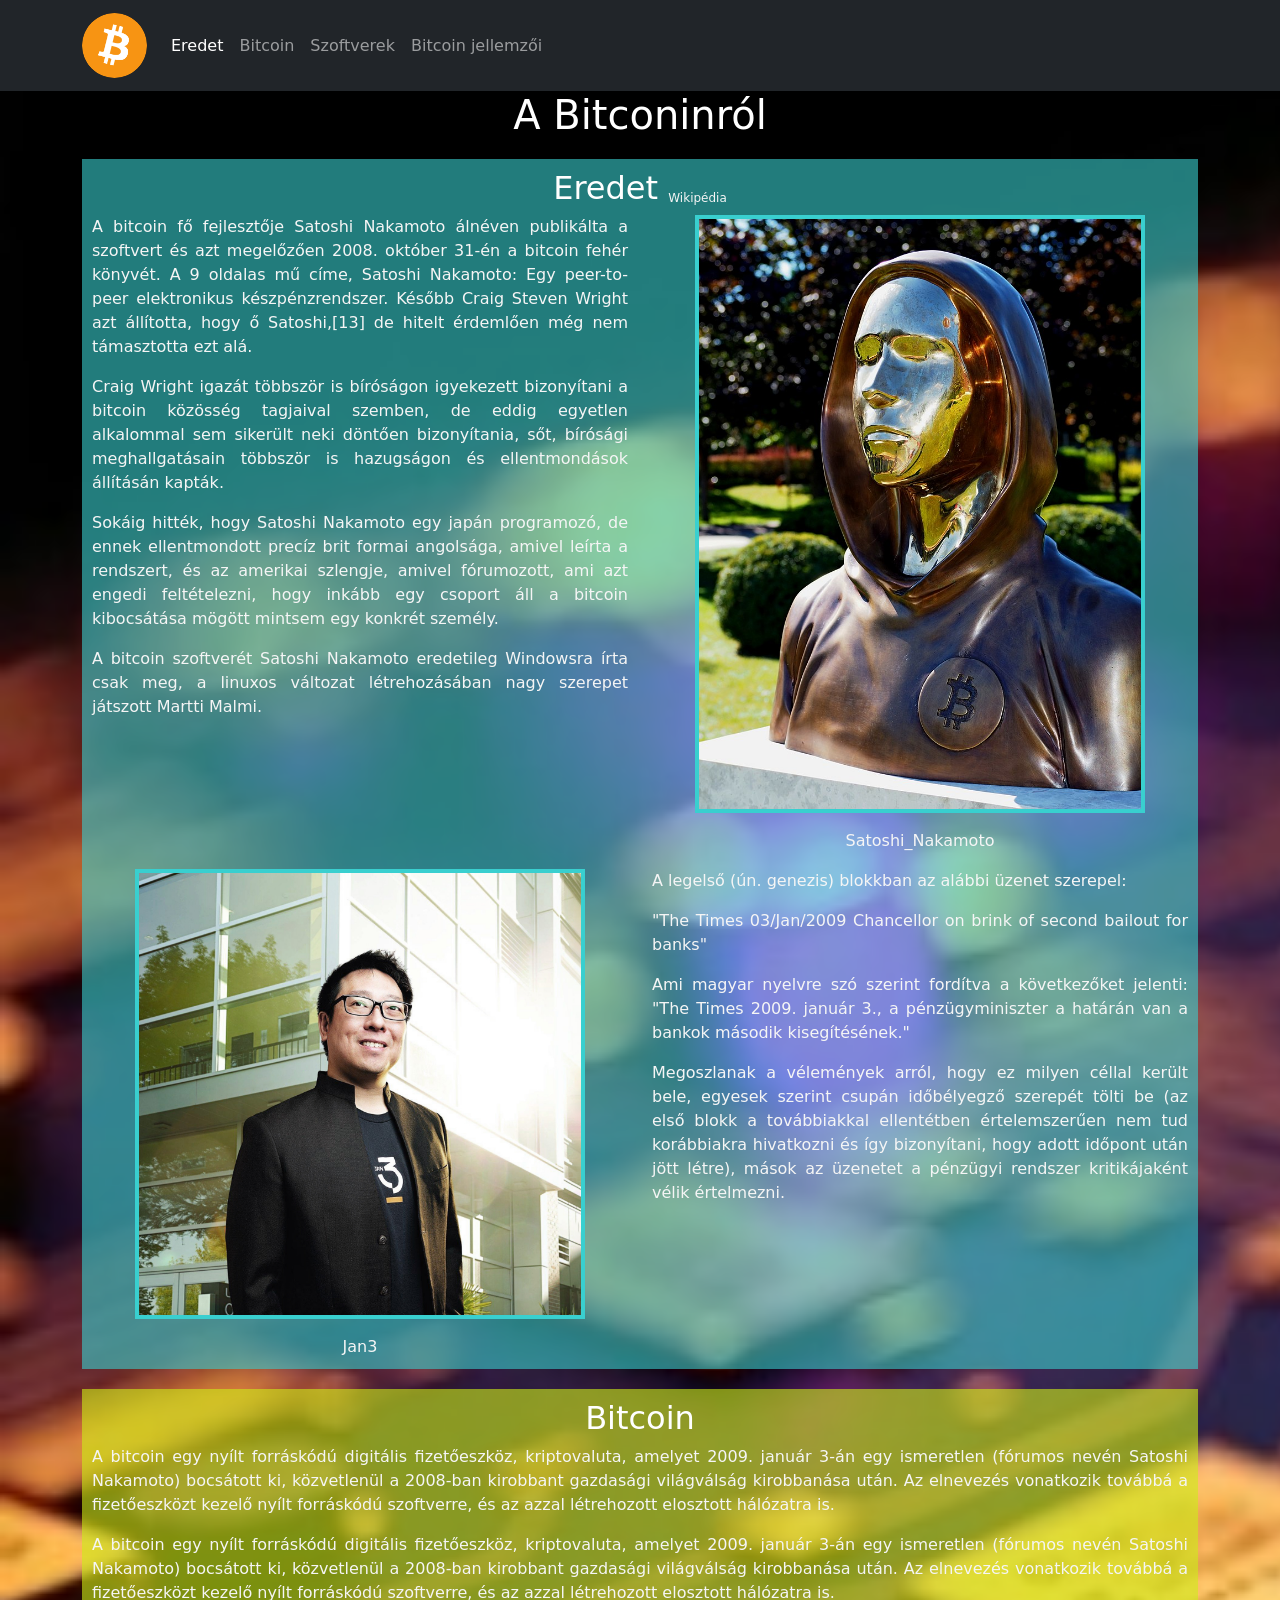
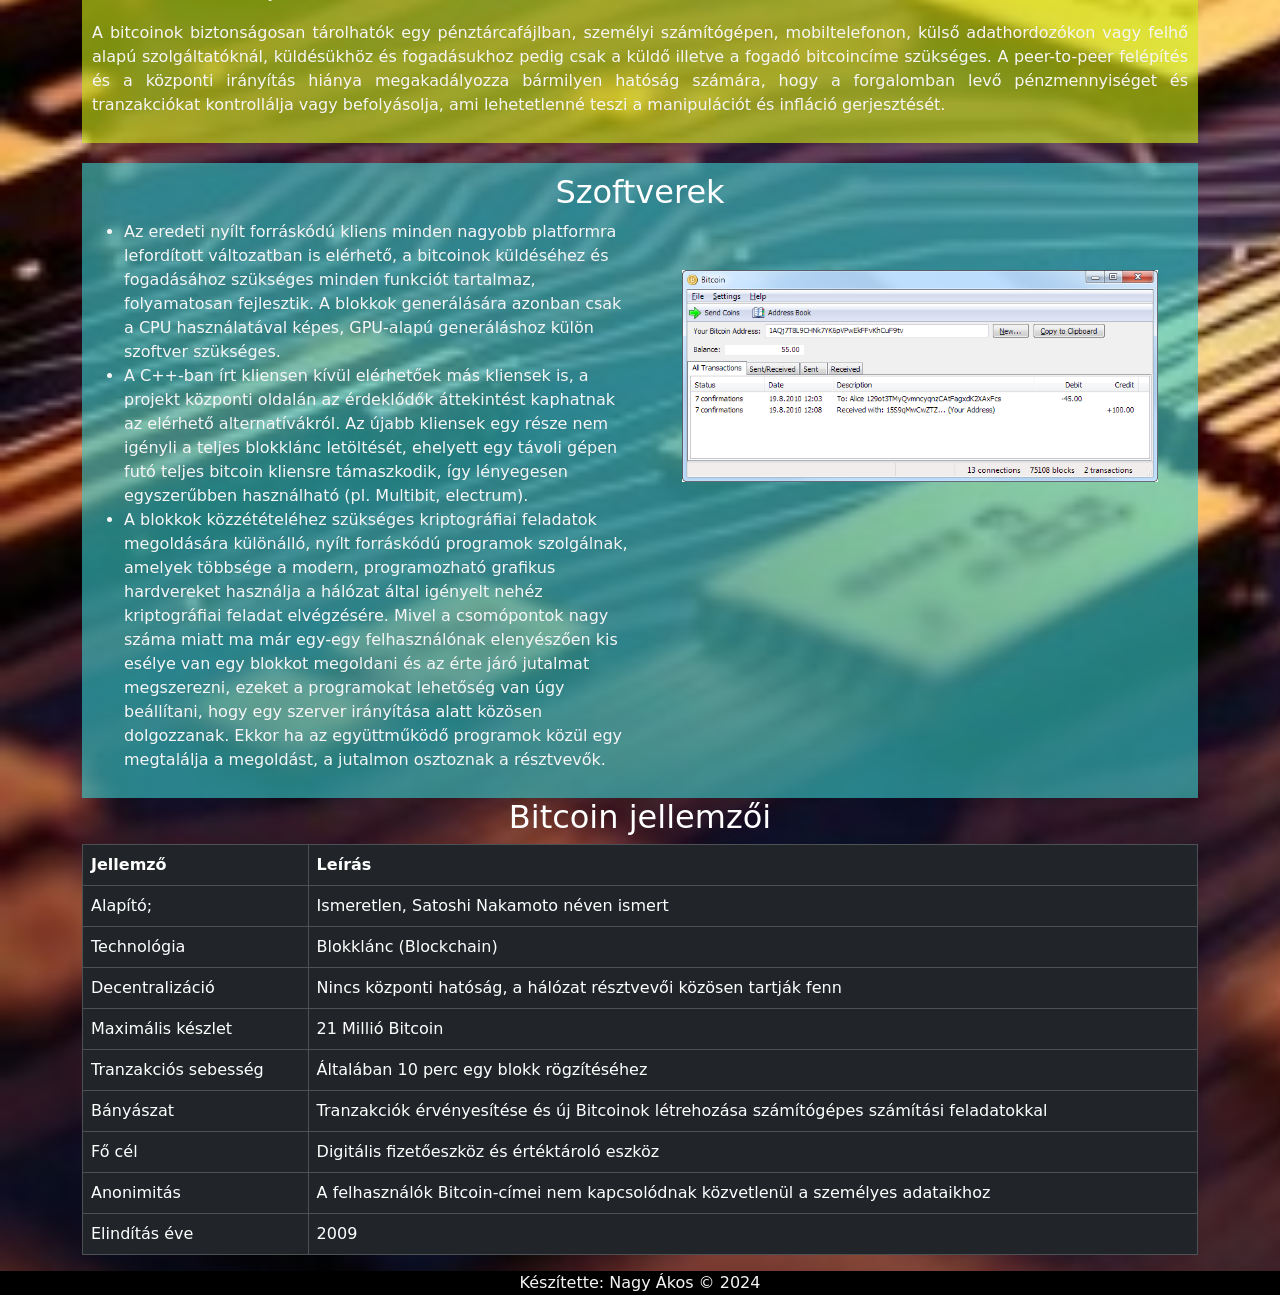
<file: Vizsga_html/Bitcoin_Nagy_Ákos/index.html>
<!doctype html>
<html lang="hu">
  <head>
    <meta charset="utf-8">
    <meta name="viewport" content="width=device-width, initial-scale=1">
    <title>Bitcoin</title>
    <link href="https://cdn.jsdelivr.net/npm/bootstrap@5.3.3/dist/css/bootstrap.min.css" rel="stylesheet" integrity="sha384-QWTKZyjpPEjISv5WaRU9OFeRpok6YctnYmDr5pNlyT2bRjXh0JMhjY6hW+ALEwIH" crossorigin="anonymous">
    <link rel="stylesheet" href="style.css">
  </head>
  <header>
    <nav class="navbar navbar-expand-lg navbar-dark bg-dark">
        <div class="container">
          <a class="navbar-brand" href="#"><img src="kepek/bitcoin.png" style="width: 65px; border-radius: 40px;" alt=""></a>
          <button class="navbar-toggler" type="button" data-bs-toggle="collapse" data-bs-target="#navbarSupportedContent" aria-controls="navbarSupportedContent" aria-expanded="false" aria-label="Toggle navigation">
            <span class="navbar-toggler-icon"></span>
          </button>
          <div class="collapse navbar-collapse" id="navbarSupportedContent">
            <ul class="navbar-nav me-auto mb-2 mb-lg-0">
              <li class="nav-item">
                <a class="nav-link active" aria-current="page" href="#erdet">Eredet</a>
              </li>
              <li class="nav-item">
                <a class="nav-link" href="#bitcoin" target="_blank">Bitcoin</a>
              </li>
              <li class="nav-item">
                <a class="nav-link" href="#szoftverek">Szoftverek</a>
              </li>
              <li class="nav-item">
                <a class="nav-link" href="#jellemzo">Bitcoin jellemzői</a>
              </li>
          </div>
        </div>
      </nav>
  </header>
  <body>
    <h1 id="eredet">A Bitconinról</h1>
    <div class="container">
        <section class="reszek">
            <div class="row">
                <h2>Eredet <a class="wiki" href="https://hu.wikipedia.org/wiki/Bitcoin"><sub>Wikipédia</sub></a></h2>
                <div class="col">
                    <p>A bitcoin fő fejlesztője Satoshi Nakamoto álnéven publikálta a szoftvert és azt megelőzően 2008. október 31-én a bitcoin fehér könyvét. A 9 oldalas mű címe, Satoshi Nakamoto: Egy peer-to-peer elektronikus készpénzrendszer. Később Craig Steven Wright azt állította, hogy ő Satoshi,[13] de hitelt érdemlően még nem támasztotta ezt alá.</p>
                    <p>Craig Wright igazát többször is bíróságon igyekezett bizonyítani a bitcoin közösség tagjaival szemben, de eddig egyetlen alkalommal sem sikerült neki döntően bizonyítania, sőt, bírósági meghallgatásain többször is hazugságon és ellentmondások állításán kapták.</p>
                    <p>Sokáig hitték, hogy Satoshi Nakamoto egy japán programozó, de ennek ellentmondott precíz brit formai angolsága, amivel leírta a rendszert, és az amerikai szlengje, amivel fórumozott, ami azt engedi feltételezni, hogy inkább egy csoport áll a bitcoin kibocsátása mögött mintsem egy konkrét személy.</p>
                    <p>A bitcoin szoftverét Satoshi Nakamoto eredetileg Windowsra írta csak meg, a linuxos változat létrehozásában nagy szerepet játszott Martti Malmi.</p>
                </div>
                <div class="col text-center">
                    <figure>
                        <img class="kep" src="kepek/Satoshi_Nakamoto.jpg" alt="">
                    </figure>
                    <figcaption class="mb-3">
                        Satoshi_Nakamoto
                    </figcaption>
                </div>
            </div>
            <div class="row">
                <div class="col text-center">
                    <figure>
                        <img class="kep" src="kepek/jan3.jpg" alt="">
                    </figure>
                    <figcaption>
                        Jan3
                    </figcaption>
                </div>
                <div class="col">
                    <p>A legelső (ún. genezis) blokkban az alábbi üzenet szerepel:</p>
                    <p>"The Times 03/Jan/2009 Chancellor on brink of second bailout for banks"</p>
                    <p>Ami magyar nyelvre szó szerint fordítva a következőket jelenti: "The Times 2009. január 3., a pénzügyminiszter a határán van a bankok második kisegítésének."</p>
                    <p>Megoszlanak a vélemények arról, hogy ez milyen céllal került bele, egyesek szerint csupán időbélyegző szerepét tölti be (az első blokk a továbbiakkal ellentétben értelemszerűen nem tud korábbiakra hivatkozni és így bizonyítani, hogy adott időpont után jött létre), mások az üzenetet a pénzügyi rendszer kritikájaként vélik értelmezni.</p>
                    </div>
                </div>
        </section>

        <section id="bitcoin" class="miaz">
            <div class="row">
                <h2>Bitcoin</h2>
                <div class="col">
                    <p>A bitcoin egy nyílt forráskódú digitális fizetőeszköz, kriptovaluta, amelyet 2009. január 3-án egy ismeretlen (fórumos nevén Satoshi Nakamoto) bocsátott ki, közvetlenül a 2008-ban kirobbant gazdasági világválság kirobbanása után. Az elnevezés vonatkozik továbbá a fizetőeszközt kezelő nyílt forráskódú szoftverre, és az azzal létrehozott elosztott hálózatra is.</p>
                    <p>A bitcoin egy nyílt forráskódú digitális fizetőeszköz, kriptovaluta, amelyet 2009. január 3-án egy ismeretlen (fórumos nevén Satoshi Nakamoto) bocsátott ki, közvetlenül a 2008-ban kirobbant gazdasági világválság kirobbanása után. Az elnevezés vonatkozik továbbá a fizetőeszközt kezelő nyílt forráskódú szoftverre, és az azzal létrehozott elosztott hálózatra is.</p>
                    <p>A bitcoinok biztonságosan tárolhatók egy pénztárcafájlban, személyi számítógépen, mobiltelefonon, külső adathordozókon vagy felhő alapú szolgáltatóknál, küldésükhöz és fogadásukhoz pedig csak a küldő illetve a fogadó bitcoincíme szükséges. A peer-to-peer felépítés és a központi irányítás hiánya megakadályozza bármilyen hatóság számára, hogy a forgalomban levő pénzmennyiséget és tranzakciókat kontrollálja vagy befolyásolja, ami lehetetlenné teszi a manipulációt és infláció gerjesztését.</p>
                </div>
            </div>
        </section>

        <section id="szoftverek" class="reszek">
            <div class="row">
                <h2>Szoftverek</h2>
                <div class="col">
                    <ul>
                        <li>Az eredeti nyílt forráskódú kliens minden nagyobb platformra lefordított változatban is elérhető, a bitcoinok küldéséhez és fogadásához szükséges minden funkciót tartalmaz, folyamatosan fejlesztik. A blokkok generálására azonban csak a CPU használatával képes, GPU-alapú generáláshoz külön szoftver szükséges.</li>
                        <li>A C++-ban írt kliensen kívül elérhetőek más kliensek is, a projekt központi oldalán az érdeklődők áttekintést kaphatnak az elérhető alternatívákról. Az újabb kliensek egy része nem igényli a teljes blokklánc letöltését, ehelyett egy távoli gépen futó teljes bitcoin kliensre támaszkodik, így lényegesen egyszerűbben használható (pl. Multibit, electrum).</li>
                        <li>A blokkok közzétételéhez szükséges kriptográfiai feladatok megoldására különálló, nyílt forráskódú programok szolgálnak, amelyek többsége a modern, programozható grafikus hardvereket használja a hálózat által igényelt nehéz kriptográfiai feladat elvégzésére. Mivel a csomópontok nagy száma miatt ma már egy-egy felhasználónak elenyészően kis esélye van egy blokkot megoldani és az érte járó jutalmat megszerezni, ezeket a programokat lehetőség van úgy beállítani, hogy egy szerver irányítása alatt közösen dolgozzanak. Ekkor ha az együttműködő programok közül egy megtalálja a megoldást, a jutalmon osztoznak a résztvevők.</li>
                    </ul>
                </div>
                <div class="col">
                    <div class="row">
                        <img class="szoftver" src="kepek/Bitcoin_screenshot_windows7.png" alt="">
                    </div>
                </div>
        </section>

    <h2 id="jellemzo">Bitcoin jellemzői</h2>
    <table class="table table-bordered table-dark">
        <thead>
            <tr>
                <th>Jellemző</th>
                <th>Leírás</th>
            </tr>
        </thead>
        <tbody>
            <tr>
                <td>Alapító;</td>
                <td>Ismeretlen, Satoshi Nakamoto néven ismert</td>
            </tr>
            <tr>
                <td>Technológia</td>
                <td>Blokklánc (Blockchain)</td>
            </tr>
            <tr>
                <td>Decentralizáció</td>
                <td>Nincs központi hatóság, a hálózat résztvevői közösen tartják fenn</td>
            </tr>
            <tr>
                <td>Maximális készlet</td>
                <td>21 Millió Bitcoin</td>
            </tr>
            <tr>
                <td>Tranzakciós sebesség</td>
                <td>Általában 10 perc egy blokk rögzítéséhez</td>
            </tr>
            <tr>
                <td>Bányászat</td>
                <td>Tranzakciók érvényesítése és új Bitcoinok létrehozása számítógépes számítási feladatokkal</td>
            </tr>
            <tr>
                <td>Fő cél&nbsp;</td>
                <td>Digitális fizetőeszköz és értéktároló eszköz</td>
            </tr>
            <tr>
                <td>Anonimitás</td>
                <td>A felhasználók Bitcoin-címei nem kapcsolódnak közvetlenül a személyes adataikhoz</td>
            </tr>
            <tr>
                <td>Elindítás éve</td>
                <td>2009</td>
            </tr>
        </tbody>
    </table>


</div>
<footer>
    Készítette: Nagy Ákos &copy; 2024
</footer>
    <script src="https://cdn.jsdelivr.net/npm/bootstrap@5.3.3/dist/js/bootstrap.bundle.min.js" integrity="sha384-YvpcrYf0tY3lHB60NNkmXc5s9fDVZLESaAA55NDzOxhy9GkcIdslK1eN7N6jIeHz" crossorigin="anonymous"></script>
  </body>
</html>
</file>
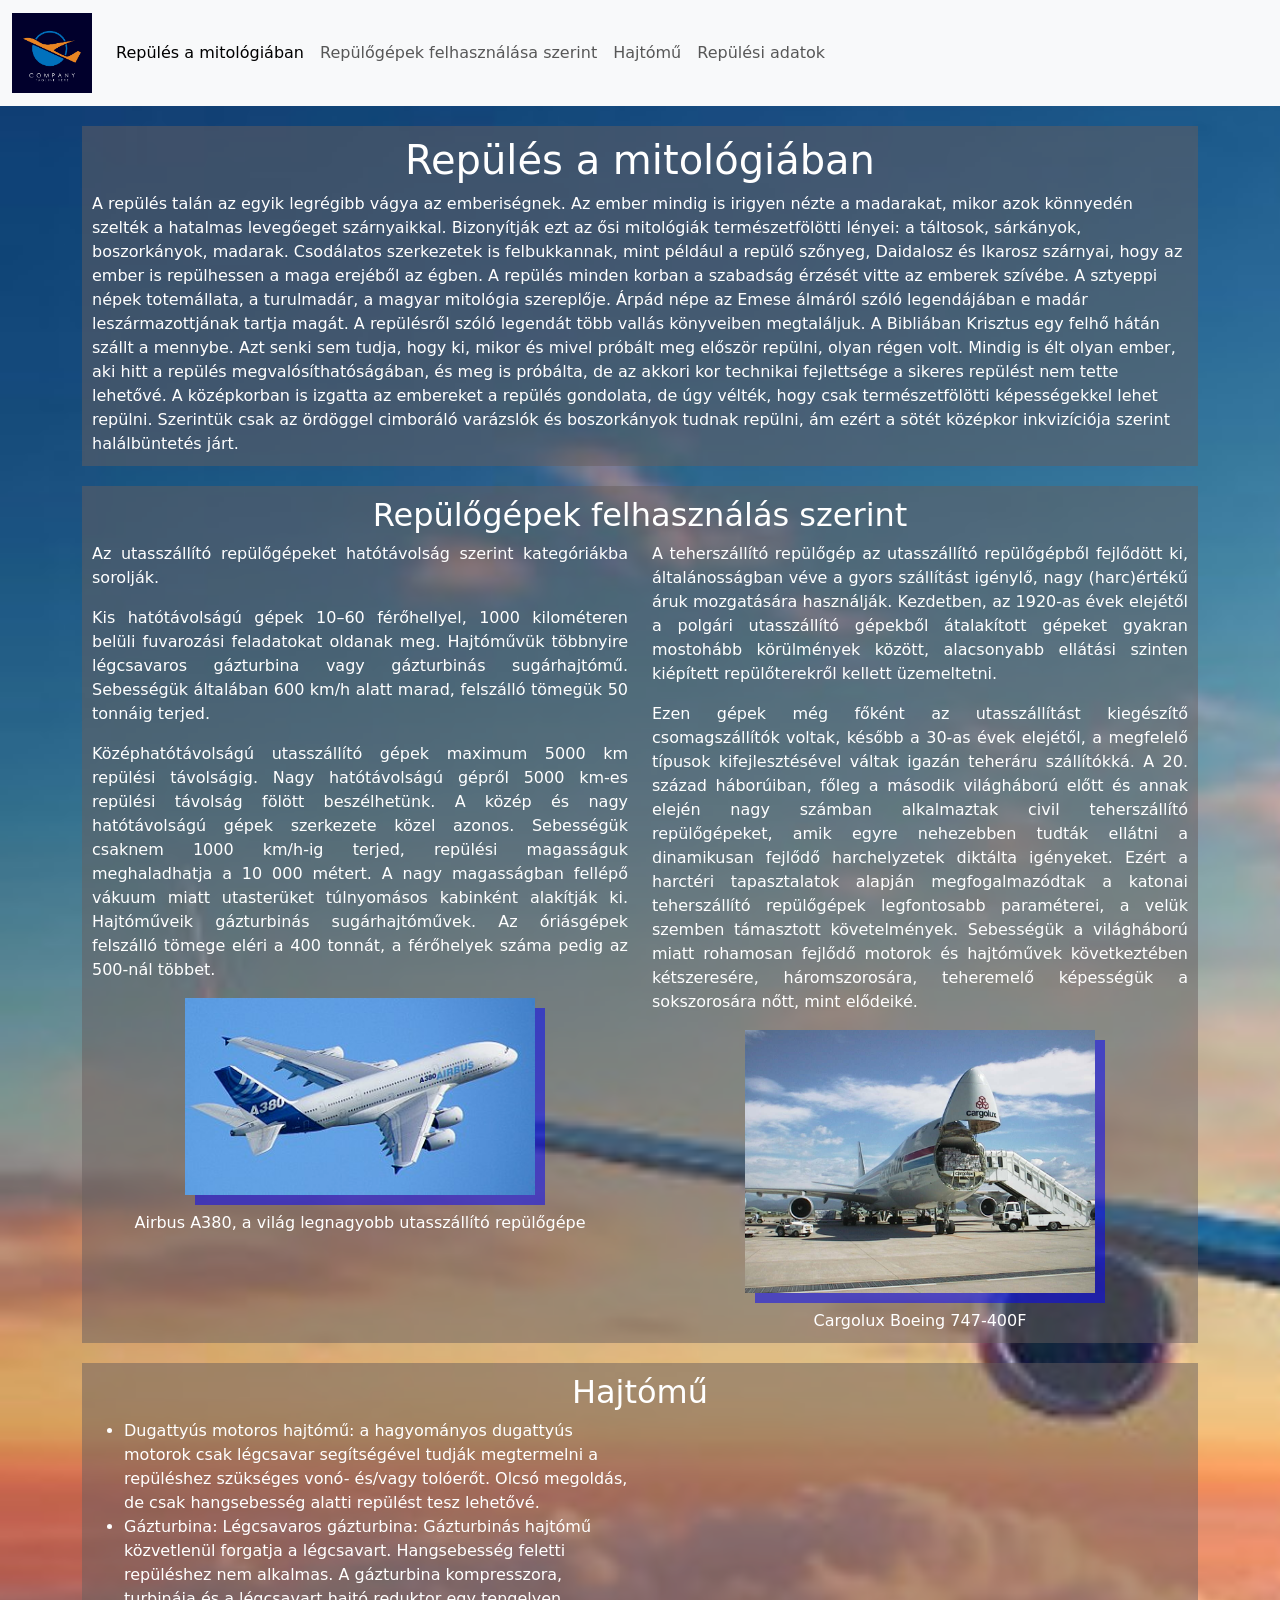
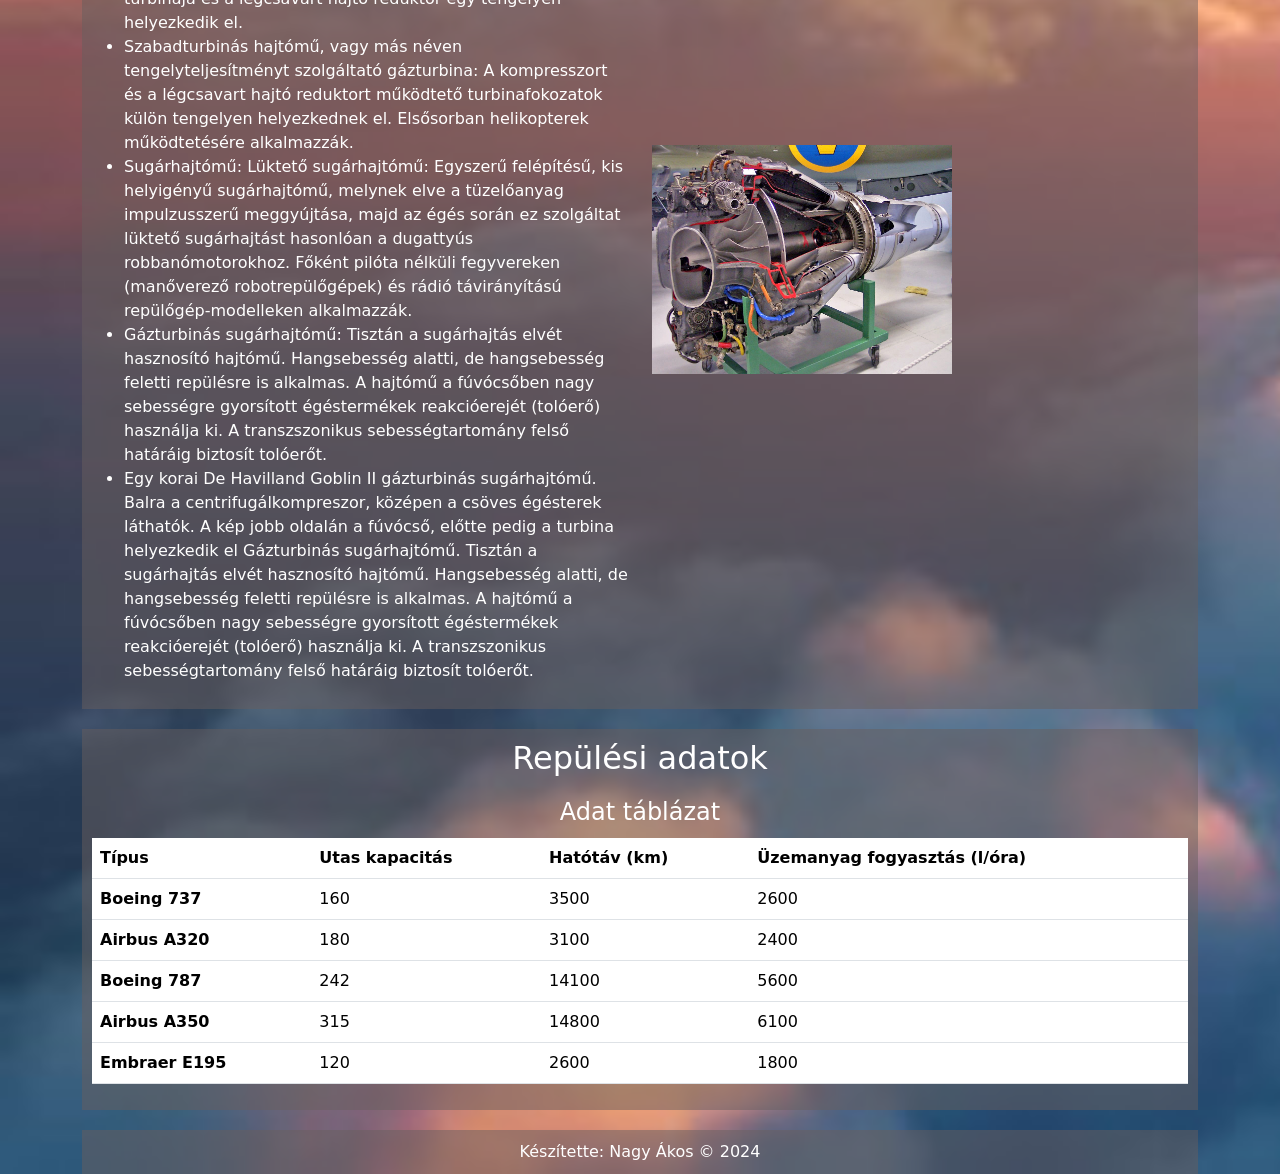
<file: Vizsga_html/Hajtómű_html/index.html>
<!DOCTYPE html>
<html lang="en">
<head>
    <meta charset="UTF-8">
    <meta name="viewport" content="width=device-width, initial-scale=1.0">
    <link href="https://cdn.jsdelivr.net/npm/bootstrap@5.3.3/dist/css/bootstrap.min.css" rel="stylesheet" integrity="sha384-QWTKZyjpPEjISv5WaRU9OFeRpok6YctnYmDr5pNlyT2bRjXh0JMhjY6hW+ALEwIH" crossorigin="anonymous">
    <link rel="stylesheet" href="style.css">
    <title>Repülőgépek</title>
</head>
<body>
    <header>
        <nav class="navbar navbar-expand-lg bg-body-tertiary">
            <div class="container-fluid">
              <a class="navbar-brand" href="#"><img src="kepek/plane.jpg" style="width: 80px;" alt=""></a>
              <button class="navbar-toggler" type="button" data-bs-toggle="collapse" data-bs-target="#navbarNav" aria-controls="navbarNav" aria-expanded="false" aria-label="Toggle navigation">
                <span class="navbar-toggler-icon"></span>
              </button>
              <div class="collapse navbar-collapse" id="navbarNav">
                <ul class="navbar-nav">
                  <li class="nav-item">
                    <a class="nav-link active" aria-current="page" href="#">Repülés a mitológiában</a>
                  </li>
                  <li class="nav-item">
                    <a class="nav-link" href="#">Repülőgépek felhasználása szerint</a>
                  </li>
                  <li class="nav-item">
                    <a class="nav-link" href="#">Hajtómű</a>
                  </li>
                  <li class="nav-item">
                    <a class="nav-link" href="#">Repülési adatok</a>
                  </li>
                </ul>
              </div>
            </div>
          </nav>
    </header>
<div class="container">
  <section>
    <h1>Repülés a mitológiában</h1>
    
    A repülés talán az egyik legrégibb vágya az emberiségnek. Az ember mindig is irigyen nézte a madarakat, mikor azok könnyedén szelték a hatalmas levegőeget szárnyaikkal.
     Bizonyítják ezt az ősi mitológiák természetfölötti lényei: a táltosok, sárkányok, boszorkányok, madarak. 
    Csodálatos szerkezetek is felbukkannak, mint például a repülő szőnyeg, Daidalosz és Ikarosz szárnyai, hogy az ember is repülhessen a maga erejéből az égben.
     A repülés minden korban a szabadság érzését vitte az emberek szívébe.
    
    A sztyeppi népek totemállata, a turulmadár, a magyar mitológia szereplője. Árpád népe az Emese álmáról szóló legendájában e madár leszármazottjának tartja magát.
     A repülésről szóló legendát több vallás könyveiben megtaláljuk. A Bibliában Krisztus egy felhő hátán szállt a mennybe. Azt senki sem tudja, hogy ki,
     mikor és mivel próbált meg először repülni, olyan régen volt. Mindig is élt olyan ember, aki hitt a repülés megvalósíthatóságában, és meg is próbálta, 
    de az akkori kor technikai fejlettsége a sikeres repülést nem tette lehetővé.
    
    A középkorban is izgatta az embereket a repülés gondolata, de úgy vélték, hogy csak természetfölötti képességekkel lehet repülni. 
    Szerintük csak az ördöggel cimboráló varázslók és boszorkányok tudnak repülni, ám ezért a sötét középkor inkvizíciója szerint halálbüntetés járt.
    </section>
    
    <section>
    <h2>Repülőgépek felhasználás szerint</h2>
    
    <div class="row">
        <div class="col">
          <p>Az utasszállító repülőgépeket hatótávolság szerint kategóriákba sorolják.</p>
    
          <p>Kis hatótávolságú gépek 10–60 férőhellyel, 1000 kilométeren belüli fuvarozási feladatokat oldanak meg.
            Hajtóművük többnyire légcsavaros gázturbina vagy gázturbinás sugárhajtómű. 
            Sebességük általában 600 km/h alatt marad, felszálló tömegük 50 tonnáig terjed.</p>
    
            <p>Középhatótávolságú utasszállító gépek maximum 5000 km repülési távolságig.
              Nagy hatótávolságú gépről 5000 km-es repülési távolság fölött beszélhetünk. 
             A közép és nagy hatótávolságú gépek szerkezete közel azonos. Sebességük csaknem 1000 km/h-ig terjed, repülési magasságuk meghaladhatja a 10 000 métert. 
             A nagy magasságban fellépő vákuum miatt utasterüket túlnyomásos kabinként alakítják ki. Hajtóműveik gázturbinás sugárhajtóművek.
              Az óriásgépek felszálló tömege eléri a 400 tonnát, a férőhelyek száma pedig az 500-nál többet.</p>
                 <div class="col">
                  <figure>
                    <img src="kepek/plan1.jpg" id="felhasznalas_kep" alt="">
                 </figure>
                 <figcaption>
                  Airbus A380, a világ legnagyobb utasszállító repülőgépe
                 </figcaption>
                 </div>
    
        </div>
        <div class="col">
            <p>  A teherszállító repülőgép az utasszállító repülőgépből fejlődött ki, általánosságban véve a gyors szállítást igénylő, nagy (harc)értékű áruk mozgatására használják. 
                Kezdetben, az 1920-as évek elejétől a polgári utasszállító gépekből átalakított gépeket gyakran mostohább körülmények között, 
                alacsonyabb ellátási szinten kiépített repülőterekről kellett üzemeltetni.</p>
                
                <p>Ezen gépek még főként az utasszállítást kiegészítő csomagszállítók voltak, később a 30-as évek elejétől, 
                  a megfelelő típusok kifejlesztésével váltak igazán teheráru szállítókká. 
                  A 20. század háborúiban, főleg a második világháború előtt és annak elején nagy számban alkalmaztak civil teherszállító repülőgépeket, 
                  amik egyre nehezebben tudták ellátni a dinamikusan fejlődő harchelyzetek diktálta igényeket. Ezért a harctéri tapasztalatok alapján megfogalmazódtak
                   a katonai teherszállító repülőgépek legfontosabb paraméterei, a velük szemben támasztott követelmények. Sebességük a világháború miatt rohamosan fejlődő motorok és hajtóművek következtében kétszeresére, háromszorosára,
                   teheremelő képességük a sokszorosára nőtt, mint elődeiké.</p>
                 <div class="col">
                  <figure>
                    <img src="kepek/plan2.jpg" id="felhasznalas_kep" alt="">
                 </figure>
                 <figcaption>
                  Cargolux Boeing 747-400F
                 </figcaption>
                 </div>
    
    
        </div>
    </div>
    </section>
    
    <section>
    <h2>Hajtómű</h2>
    <div class="row">
      <div class="col">
        <ul>
          <li>Dugattyús motoros hajtómű: a hagyományos dugattyús motorok csak 
              légcsavar segítségével tudják megtermelni a repüléshez szükséges 
              vonó- és/vagy tolóerőt. Olcsó megoldás, de csak hangsebesség alatti repülést tesz lehetővé.</li>
              <li>Gázturbina:
                  Légcsavaros gázturbina: Gázturbinás hajtómű közvetlenül forgatja a légcsavart. 
                  Hangsebesség feletti repüléshez nem alkalmas. 
                  A gázturbina kompresszora, turbinája és a légcsavart hajtó reduktor egy tengelyen 
                  helyezkedik el.</li>
              <li>Szabadturbinás hajtómű, vagy más néven tengelyteljesítményt szolgáltató gázturbina:
                  A kompresszort és a légcsavart hajtó reduktort működtető turbinafokozatok
                  külön tengelyen helyezkednek el. Elsősorban helikopterek működtetésére alkalmazzák.</li>
              <li>Sugárhajtómű:
                  Lüktető sugárhajtómű: Egyszerű felépítésű, kis helyigényű sugárhajtómű, 
                  melynek elve a tüzelőanyag impulzusszerű meggyújtása, 
                  majd az égés során ez szolgáltat lüktető sugárhajtást 
                  hasonlóan a dugattyús robbanómotorokhoz. 
                  Főként pilóta nélküli fegyvereken (manőverező robotrepülőgépek) 
                  és rádió távirányítású repülőgép-modelleken alkalmazzák.</li>
              <li>Gázturbinás sugárhajtómű:
                  Tisztán a sugárhajtás elvét hasznosító hajtómű. 
                  Hangsebesség alatti, de hangsebesség feletti repülésre is alkalmas. 
                  A hajtómű a fúvócsőben nagy sebességre gyorsított égéstermékek reakcióerejét
                   (tolóerő) használja ki. A transzszonikus sebességtartomány 
                  felső határáig biztosít tolóerőt.</li>
              <li>Egy korai De Havilland Goblin II gázturbinás sugárhajtómű. 
                  Balra a centrifugálkompreszor, középen a csöves égésterek láthatók. 
                  A kép jobb oldalán a fúvócső, előtte pedig a turbina helyezkedik el
                  Gázturbinás sugárhajtómű. Tisztán a sugárhajtás elvét hasznosító hajtómű. 
                  Hangsebesség alatti, de hangsebesség feletti repülésre is alkalmas. 
                  A hajtómű a fúvócsőben nagy sebességre gyorsított égéstermékek reakcióerejét
                   (tolóerő) használja ki. A transzszonikus sebességtartomány 
                  felső határáig biztosít tolóerőt.</li>
          </ul>
      </div>
      <div class="col hajtomu">
        <img src="kepek/hajtomu.jpg" id="hajtomukep" alt="">
      </div>
    </div>

    </section>
    
    <section>
      <h2>Repülési adatok</h2>

      <table class="table">
        <caption class="text-center">Adat táblázat</caption>
        <thead>
          <tr>
            <th scope="col">Típus</th>
            <th scope="col">Utas kapacitás</th>
            <th scope="col">Hatótáv (km)</th>
            <th scope="col">Üzemanyag fogyasztás (l/óra)</th>
          </tr>
        </thead>
        <tbody>
          <tr>
            <th scope="row">Boeing 737</th>
            <td>160</td>
            <td>3500</td>
            <td>2600</td>
          </tr>
          <tr>
            <th scope="row">Airbus A320</th>
            <td>180</td>
            <td>3100</td>
            <td>2400</td>
          </tr>
          <tr>
            <th scope="row">Boeing 787</th>
            <td>242</td>
            <td>14100</td>
            <td>5600</td>
          </tr>
          <tr>
            <th scope="row">Airbus A350</th>
            <td>315</td>
            <td>14800</td>
            <td>6100</td>
          </tr>
          <tr>
            <th scope="row">Embraer E195</th>
            <td>120</td>
            <td>2600</td>
            <td>1800</td>
          </tr>

        </tbody>
      </table>
    </section>
    
    <section>
      <footer>
        Készítette: Nagy Ákos &copy; 2024
      </footer>
    </section>
    
    
    
    <script src="https://cdn.jsdelivr.net/npm/@popperjs/core@2.11.8/dist/umd/popper.min.js" integrity="sha384-I7E8VVD/ismYTF4hNIPjVp/Zjvgyol6VFvRkX/vR+Vc4jQkC+hVqc2pM8ODewa9r" crossorigin="anonymous"></script>
    <script src="https://cdn.jsdelivr.net/npm/bootstrap@5.3.3/dist/js/bootstrap.min.js" integrity="sha384-0pUGZvbkm6XF6gxjEnlmuGrJXVbNuzT9qBBavbLwCsOGabYfZo0T0to5eqruptLy" crossorigin="anonymous"></script>
    </body>
    </html> 
</div>
</file>
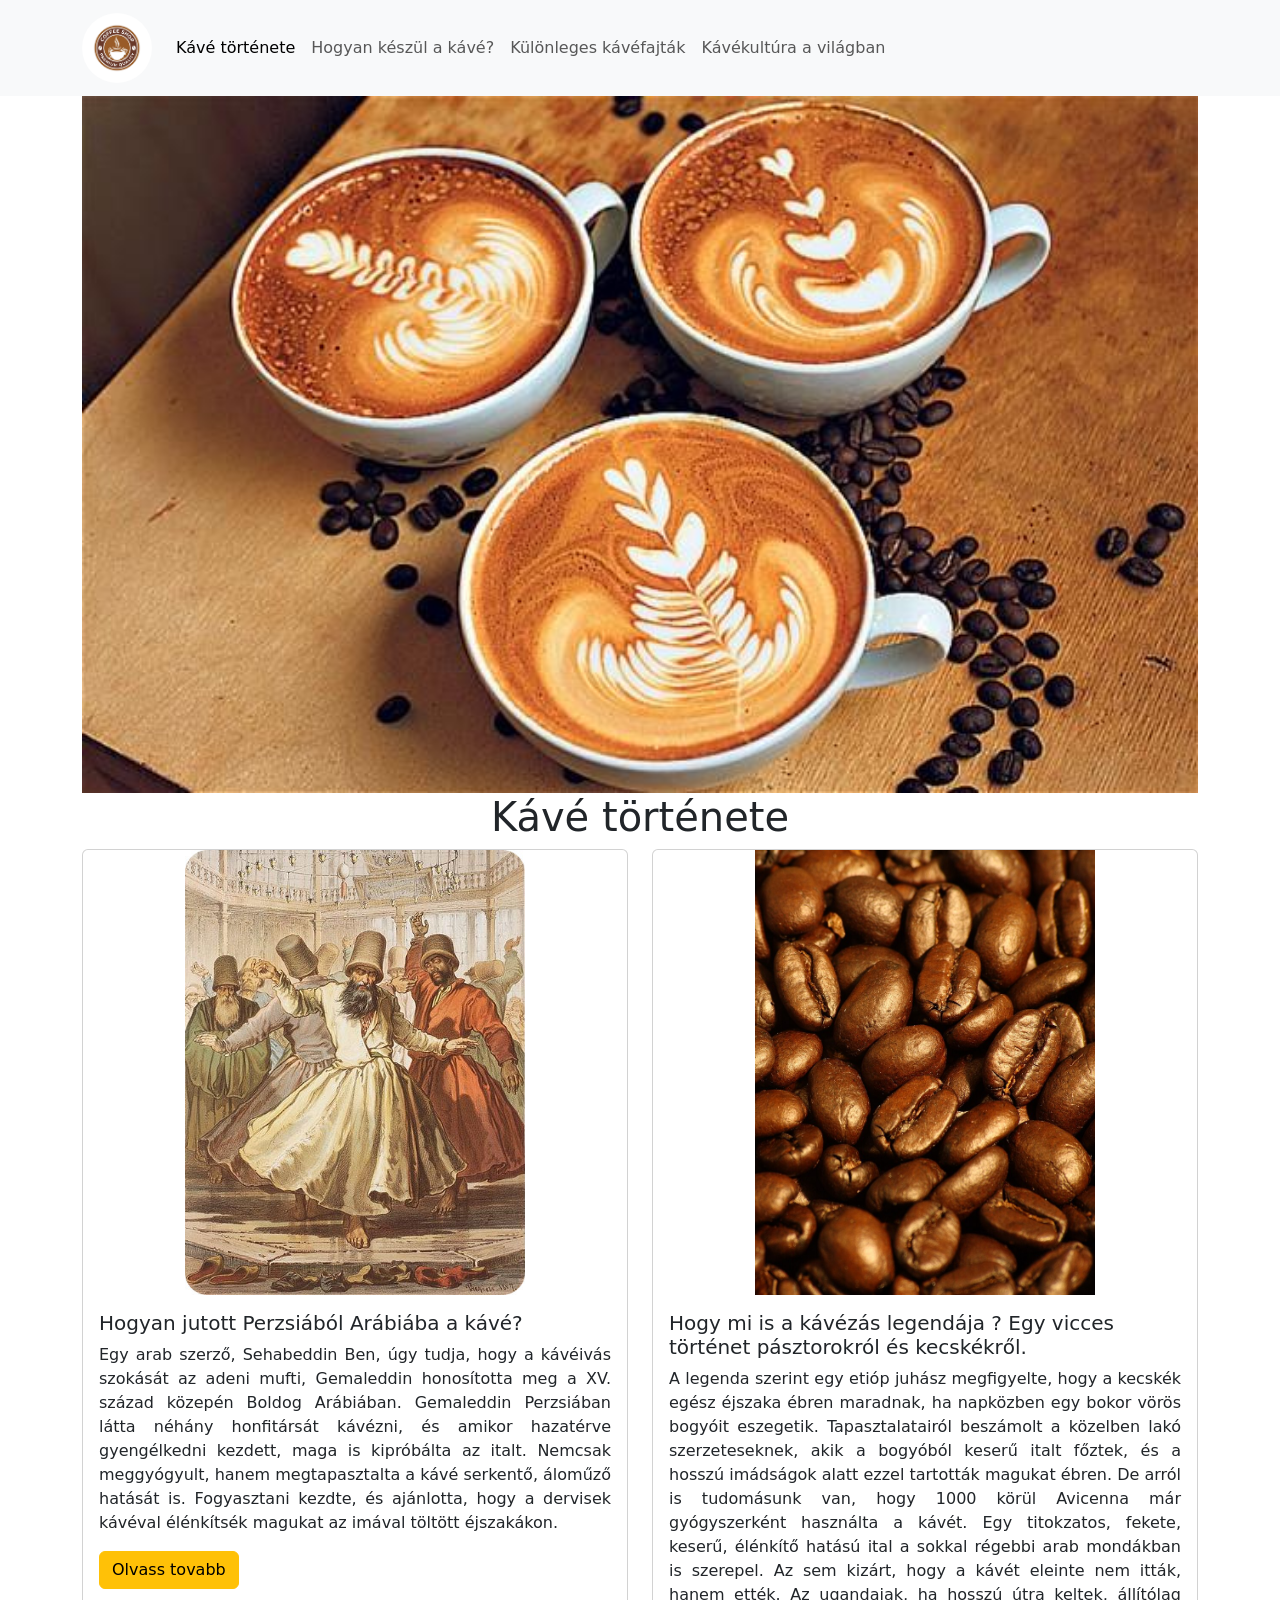
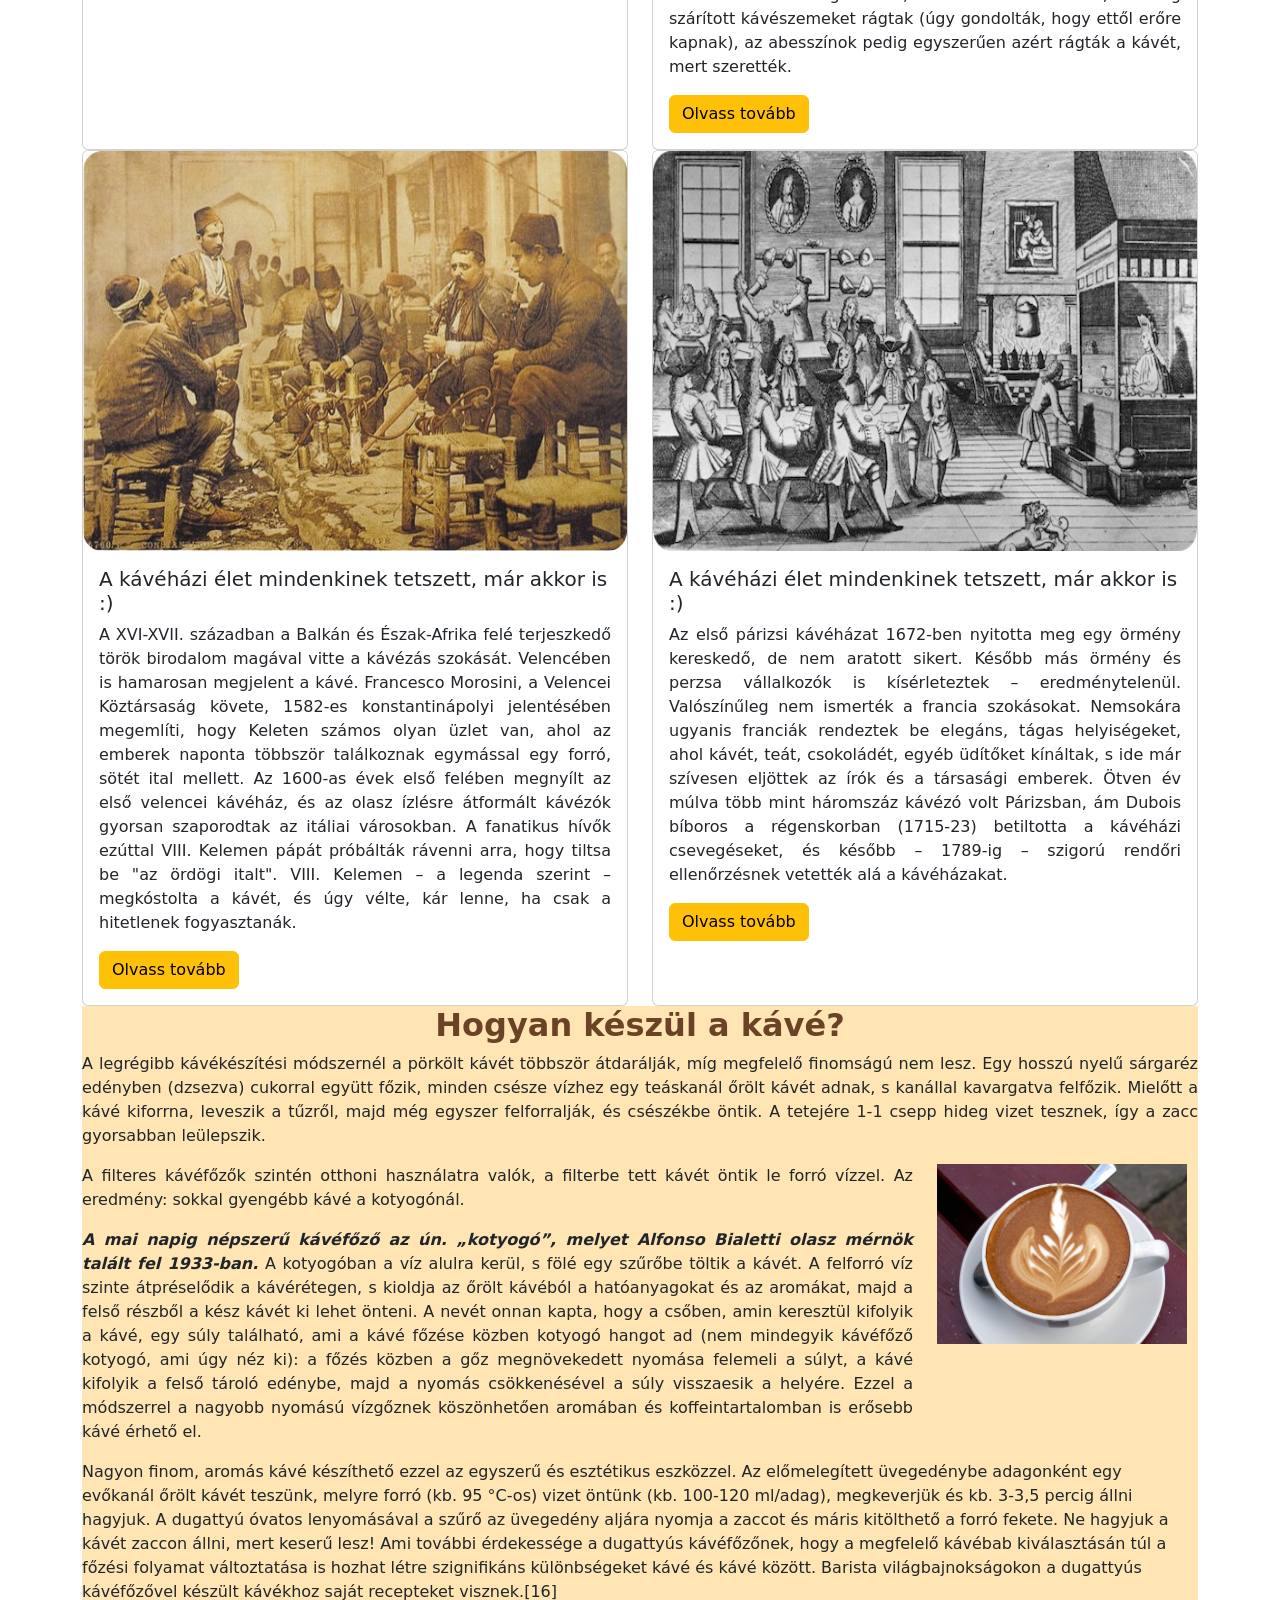
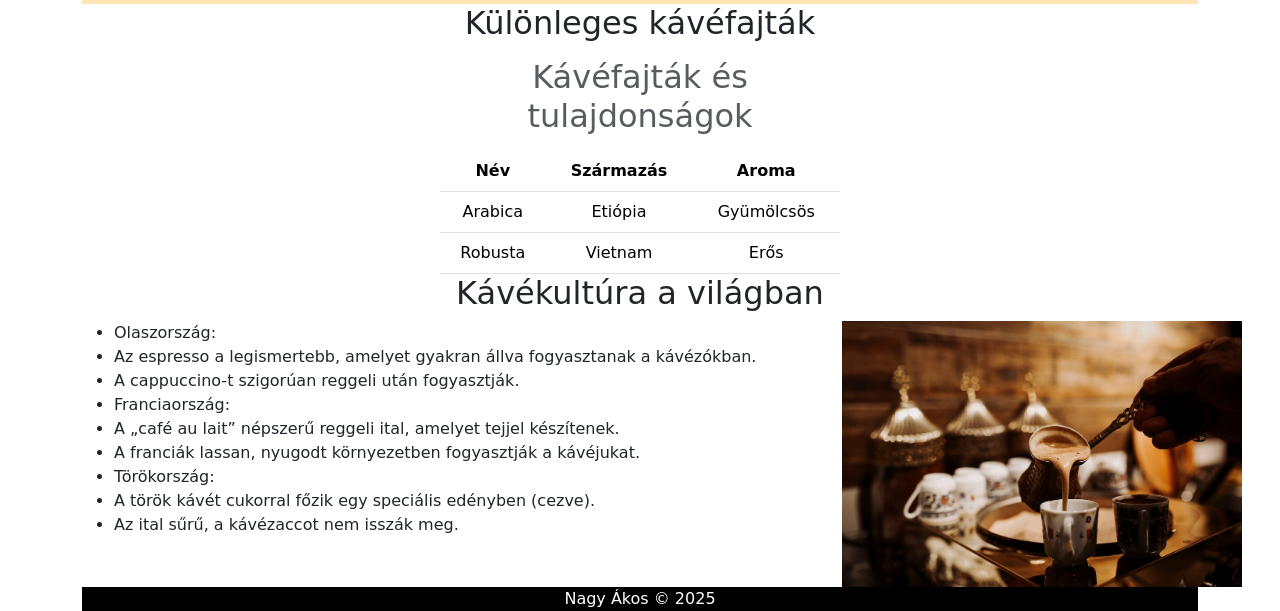
<file: Vizsga_html/Kave_Nagy_Ákos/index.html>
<!DOCTYPE html>
<html lang="hu">
<head>
    <meta charset="utf-8">
    <meta name="viewport" content="width=device-width, initial-scale=1.0">
    <title>Kávé csodája</title>
    <link rel="stylesheet" href="style.css">
    <link href="https://cdn.jsdelivr.net/npm/bootstrap@5.3.3/dist/css/bootstrap.min.css" rel="stylesheet" integrity="sha384-QWTKZyjpPEjISv5WaRU9OFeRpok6YctnYmDr5pNlyT2bRjXh0JMhjY6hW+ALEwIH" crossorigin="anonymous">
</head>
<body>
    <header>
        <nav class="navbar navbar-expand-lg bg-body-tertiary">
            <div class="container">
              <a class="navbar-brand" href="#"><img src="./kepek/logo.jpg" alt="" style="width: 70px; border-radius: 40px;"></a>
              <button class="navbar-toggler" type="button" data-bs-toggle="collapse" data-bs-target="#navbarSupportedContent" aria-controls="navbarSupportedContent" aria-expanded="false" aria-label="Toggle navigation">
                <span class="navbar-toggler-icon"></span>
              </button>
              <div class="collapse navbar-collapse" id="navbarSupportedContent">
                <ul class="navbar-nav me-auto mb-2 mb-lg-0">
                  <li class="nav-item">
                    <a class="nav-link active" aria-current="page" href="#">Kávé története</a>
                  </li>
                  <li class="nav-item">
                    <a class="nav-link" href="#">Hogyan készül a kávé?</a>
                  </li>
                  <li class="nav-item">
                    <a class="nav-link" href="#"> Különleges kávéfajták</a>
                  </li>
                  <li class="nav-item">
                    <a class="nav-link" href="#kultura"> Kávékultúra a világban</a>
                  </li>
                
                </ul>
                
              </div>
            </div>
          </nav>

          <div class="container">
            <img src="./kepek/kave.jpg" alt="" class="img-fluid">
          </div>
    </header>

    <div class="container">
        <main>
            <section>
                <h1>Kávé története</h1>
              
                <div class="row">
                    <div class="col">
                        <div class="card h-100" >
                            <img src="./kepek/kave_tortenete.jpg" class="card-img-to kep1" alt="...">
                            <div class="card-body">
                              <h5 class="card-title">Hogyan jutott Perzsiából Arábiába a kávé?</h5>
                              <p class="card-text">Egy arab szerző, Sehabeddin Ben, úgy tudja, hogy a kávéivás szokását az adeni mufti, Gemaleddin honosította meg a XV. század közepén Boldog Arábiában. Gemaleddin Perzsiában látta néhány honfitársát kávézni, és amikor hazatérve gyengélkedni kezdett, maga is kipróbálta az italt. Nemcsak meggyógyult, hanem megtapasztalta a kávé serkentő, áloműző hatását is. Fogyasztani kezdte, és ajánlotta, hogy a dervisek kávéval élénkítsék magukat az imával töltött éjszakákon.</p>
                              <a href="#" class="btn btn-warning">Olvass tovabb</a>
                            </div>
                          </div>
                    </div>
                    <div class="col">
                        <div class="card h-100" >
                            <img src="./kepek/kave_tortenete_4.jpg" class=" kep1" alt="...">
                            <div class="card-body">
                              <h5 class="card-title">Hogy mi is a kávézás legendája ? Egy vicces történet pásztorokról és kecskékről.</h5>
                              <p class="card-text">A legenda szerint egy etióp juhász megfigyelte, hogy a kecskék egész éjszaka ébren maradnak, ha napközben egy bokor vörös bogyóit eszegetik. Tapasztalatairól beszámolt a közelben lakó szerzeteseknek, akik a bogyóból keserű italt főztek, és a hosszú imádságok alatt ezzel tartották magukat ébren. De arról is tudomásunk van, hogy 1000 körül Avicenna már gyógyszerként használta a kávét. Egy titokzatos, fekete, keserű, élénkítő hatású ital a sokkal régebbi arab mondákban is szerepel. Az sem kizárt, hogy a kávét eleinte nem itták, hanem ették. Az ugandaiak, ha hosszú útra keltek, állítólag szárított kávészemeket rágtak (úgy gondolták, hogy ettől erőre kapnak), az abesszínok pedig egyszerűen azért rágták a kávét, mert szerették.</p>
                              <a href="#" class="btn btn-warning">Olvass tovább</a>
                            </div>
                          </div>
                    </div>
                </div>

                <div class="row">
                    <div class="col">
                        <div class="card h-100" >
                            <img src="./kepek/kave_tortenete_2.jpg" class="card-img-top kep2" alt="...">
                            <div class="card-body">
                              <h5 class="card-title">A kávéházi élet mindenkinek tetszett, már akkor is :)</h5>
                              <p class="card-text">A XVI-XVII. században a Balkán és Észak-Afrika felé terjeszkedő török birodalom magával vitte a kávézás szokását. Velencében is hamarosan megjelent a kávé. Francesco Morosini, a Velencei Köztársaság követe, 1582-es konstantinápolyi jelentésében megemlíti, hogy Keleten számos olyan üzlet van, ahol az emberek naponta többször találkoznak egymással egy forró, sötét ital mellett.

                                Az 1600-as évek első felében megnyílt az első velencei kávéház, és az olasz ízlésre átformált kávézók gyorsan szaporodtak az itáliai városokban. A fanatikus hívők ezúttal VIII. Kelemen pápát próbálták rávenni arra, hogy tiltsa be "az ördögi italt". VIII. Kelemen – a legenda szerint – megkóstolta a kávét, és úgy vélte, kár lenne, ha csak a hitetlenek fogyasztanák.</p>
                              <a href="#" class="btn btn-warning">Olvass tovább</a>
                            </div>
                          </div>
                    </div>
                    <div class="col">
                        <div class="card h-100" >
                            <img src="./kepek/kave_tortenete_3.jpg" class="card-img-top kep2" alt="...">
                            <div class="card-body">
                              <h5 class="card-title">A kávéházi élet mindenkinek tetszett, már akkor is :)</h5>
                              <p class="card-text">Az első párizsi kávéházat 1672-ben nyitotta meg egy örmény kereskedő, de nem aratott sikert. Később más örmény és perzsa vállalkozók is kísérleteztek – eredménytelenül. Valószínűleg nem ismerték a francia szokásokat. Nemsokára ugyanis franciák rendeztek be elegáns, tágas helyiségeket, ahol kávét, teát, csokoládét, egyéb üdítőket kínáltak, s ide már szívesen eljöttek az írók és a társasági emberek. Ötven év múlva több mint háromszáz kávézó volt Párizsban, ám Dubois bíboros a régenskorban (1715-23) betiltotta a kávéházi csevegéseket, és később – 1789-ig – szigorú rendőri ellenőrzésnek vetették alá a kávéházakat.
                            </p>
                              <a href="#" class="btn btn-warning">Olvass tovább</a>
                            </div>
                          </div>
                    </div>
                </div>
               
            </section>

            <section class="hogyan">
                <h2><a href="https://hu.wikipedia.org/wiki/K%C3%A1v%C3%A9" target="_blank" class="hivatkozas">Hogyan készül a kávé?</a>
                </h2>
                <div class="row">
                  <div class="col">
                    <p>A legrégibb kávékészítési módszernél a pörkölt kávét többször átdarálják, míg megfelelő finomságú nem lesz. Egy hosszú nyelű sárgaréz edényben (dzsezva) cukorral együtt főzik, minden csésze vízhez egy teáskanál őrölt kávét adnak, s kanállal kavargatva felfőzik. Mielőtt a kávé kiforrna, leveszik a tűzről, majd még egyszer felforralják, és csészékbe öntik. A tetejére 1-1 csepp hideg vizet tesznek, így a zacc gyorsabban leülepszik.
                    </p>
                  </div>
                </div>
                <div class="row">
                  <div class="col-lg-9">
                    <p>A filteres kávéfőzők szintén otthoni használatra valók, a filterbe tett kávét öntik le forró vízzel. Az eredmény: sokkal gyengébb kávé a kotyogónál.</p>
                    <p><b><i>A mai napig népszerű kávéfőző az ún. „kotyogó”, melyet Alfonso Bialetti olasz mérnök talált fel 1933-ban.</i></b> A kotyogóban a víz alulra kerül, s fölé egy szűrőbe töltik a kávét. A felforró víz szinte átpréselődik a kávérétegen, s kioldja az őrölt kávéból a hatóanyagokat és az aromákat, majd a felső részből a kész kávét ki lehet önteni. A nevét onnan kapta, hogy a csőben, amin keresztül kifolyik a kávé, egy súly található, ami a kávé főzése közben kotyogó hangot ad (nem mindegyik kávéfőző kotyogó, ami úgy néz ki): a főzés közben a gőz megnövekedett nyomása felemeli a súlyt, a kávé kifolyik a felső tároló edénybe, majd a nyomás csökkenésével a súly visszaesik a helyére. Ezzel a módszerrel a nagyobb nyomású vízgőznek köszönhetően aromában és koffeintartalomban is erősebb kávé érhető el.</p>
                  </div>
                  <div class="col-lg-3">
                    <img src="./kepek/Latte_art.jpg" alt="" class="latte">
                  </div>
                </div>
                <div class="row">
                  <div class="col">
                    Nagyon finom, aromás kávé készíthető ezzel az egyszerű és esztétikus eszközzel. Az előmelegített üvegedénybe adagonként egy evőkanál őrölt kávét teszünk, melyre forró (kb. 95 °C-os) vizet öntünk (kb. 100-120 ml/adag), megkeverjük és kb. 3-3,5 percig állni hagyjuk. A dugattyú óvatos lenyomásával a szűrő az üvegedény aljára nyomja a zaccot és máris kitölthető a forró fekete. Ne hagyjuk a kávét zaccon állni, mert keserű lesz! Ami további érdekessége a dugattyús kávéfőzőnek, hogy a megfelelő kávébab kiválasztásán túl a főzési folyamat változtatása is hozhat létre szignifikáns különbségeket kávé és kávé között. Barista világbajnokságokon a dugattyús kávéfőzővel készült kávékhoz saját recepteket visznek.[16]
                  </div>
                </div>
            </section>

            <section>
              <h2>Különleges kávéfajták</h2>
              <div class="row">
                <div class="col">
                  <table class="table">
                    <caption><h2>Kávéfajták és tulajdonságok</h2></caption>
                   
                      <tr>                       
                        <th scope="col">Név</th>
                        <th scope="col">Származás</th>
                        <th scope="col"> Aroma</th>
                      </tr>                                        
                      <tr>                        
                        <td>Arabica</td>
                        <td>Etiópia</td>
                        <td>Gyümölcsös</td>
                      </tr>
                      <tr>                       
                        <td> Robusta</td>
                        <td> Vietnam</td>
                        <td>Erős</td>
                      </tr>
                    
                  </table>
                </div>
              </div>
            </section>

            <section id="kultura">
              <h2>Kávékultúra a világban</h2>
              <div class="row">
                <div class="col-lg-8">
                  <ul>
                    <li>Olaszország:</li>
                    <li>Az espresso a legismertebb, amelyet gyakran állva fogyasztanak a kávézókban.</li>
                    <li> A cappuccino-t szigorúan reggeli után fogyasztják.</li>
                    <li> Franciaország:</li>
                    <li> A „café au lait” népszerű reggeli ital, amelyet tejjel készítenek.</li>
                    <li>A franciák lassan, nyugodt környezetben fogyasztják a kávéjukat.</li>
                    <li>Törökország:</li>
                    <li>A török kávét cukorral főzik egy speciális edényben (cezve).</li>
                    <li> Az ital sűrű, a kávézaccot nem isszák meg.</li>
                  </ul>
                  
                  
                                  
                 
                 </div>
                <div class="col-lg-4">
                  <img src="./kepek/kavezas_kulturaja_10.jpg" alt="" class="kultura">
                </div>
              </div>
            </section>
        </main>

        <footer>
          Nagy Ákos &copy; 2025
        </footer>
    </div>
    
    <script src="https://cdn.jsdelivr.net/npm/bootstrap@5.3.3/dist/js/bootstrap.bundle.min.js" integrity="sha384-YvpcrYf0tY3lHB60NNkmXc5s9fDVZLESaAA55NDzOxhy9GkcIdslK1eN7N6jIeHz" crossorigin="anonymous"></script>

</body>
</html
</file>
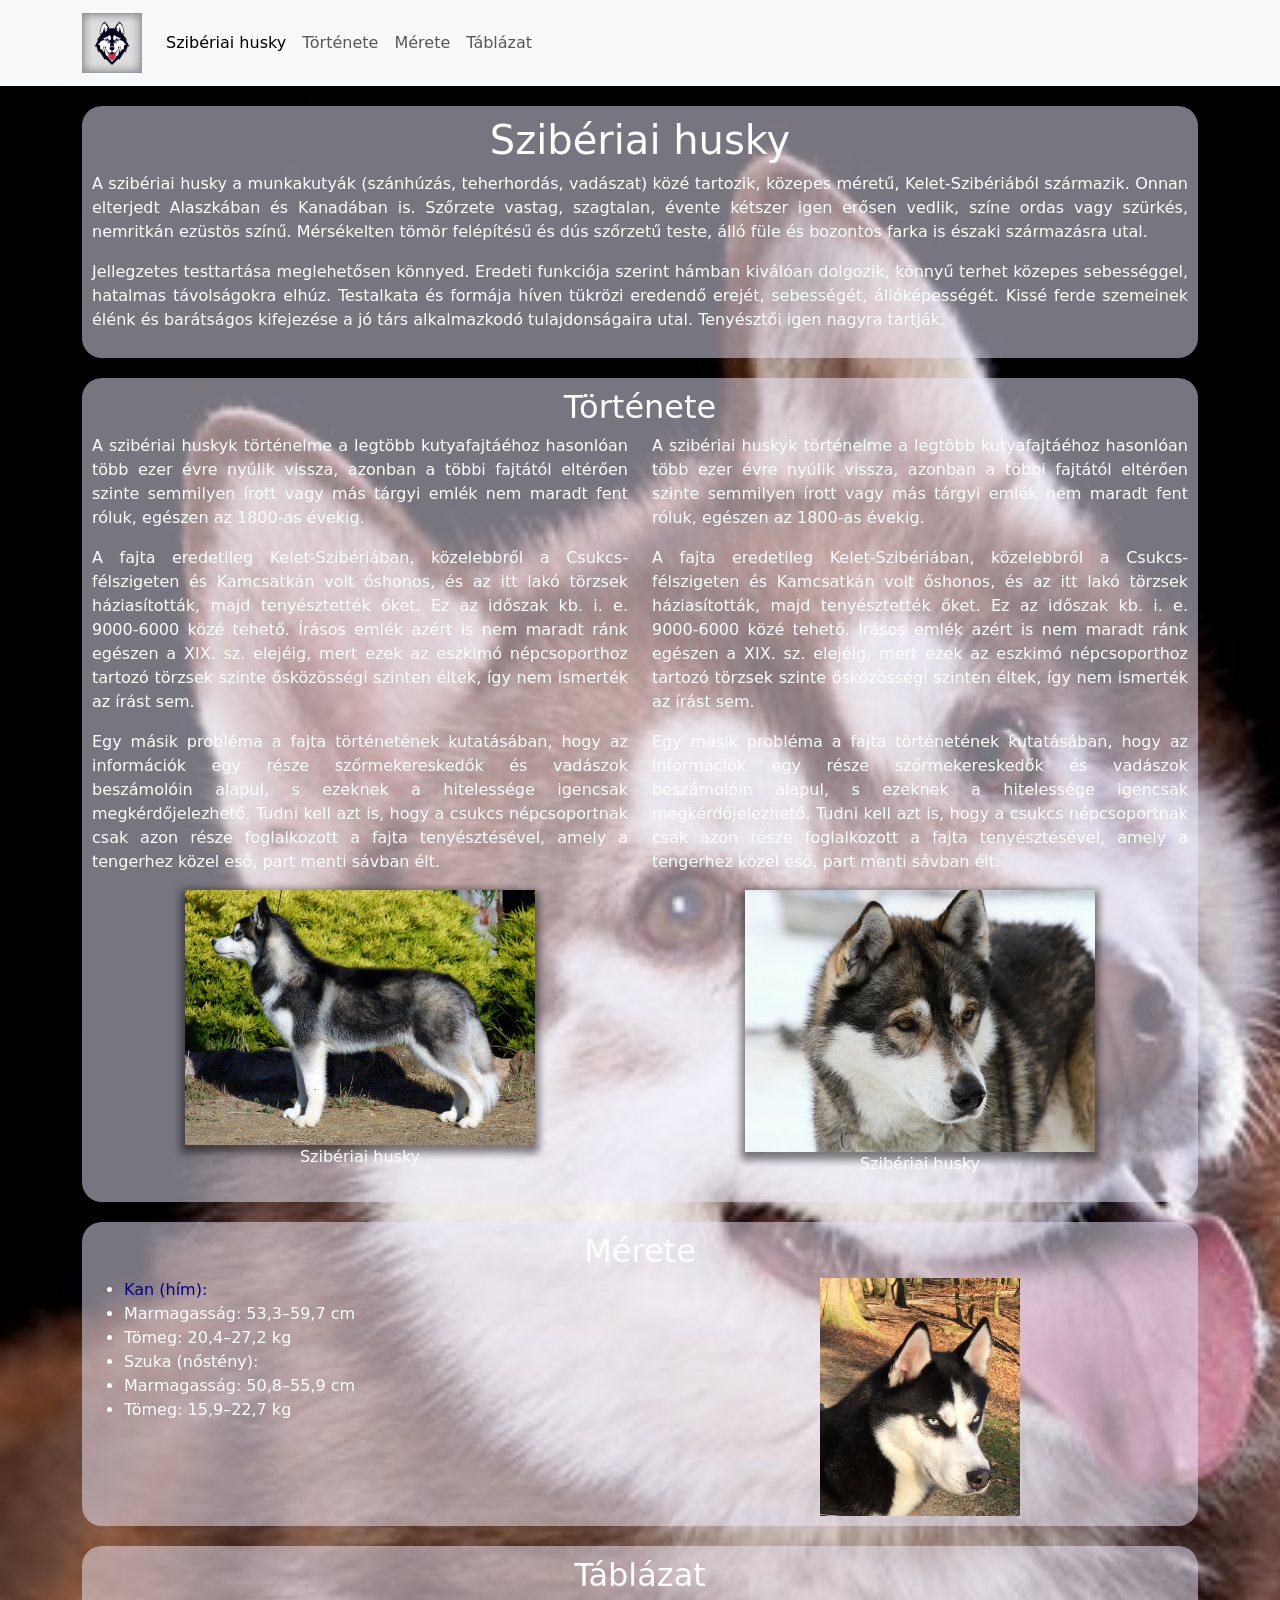
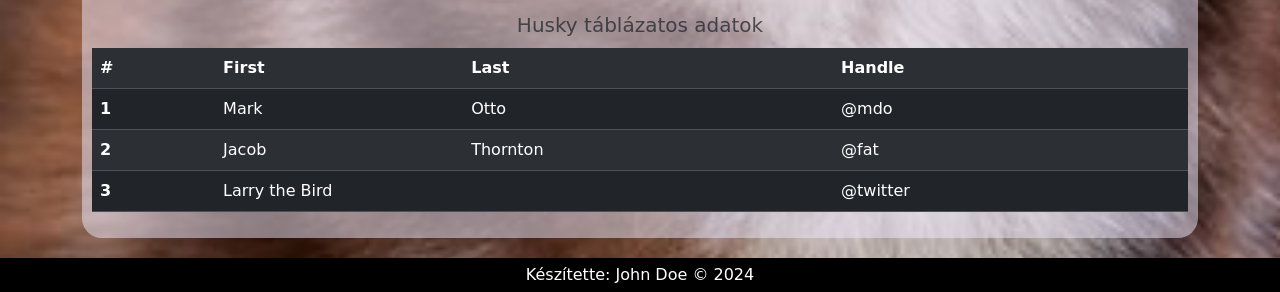
<file: Vizsga_html/Kutya_html/index.html>
<!doctype html>
<html lang="hu">

<head>
    <meta charset="utf-8">
    <meta name="viewport" content="width=device-width, initial-scale=1">
    <link href="https://cdn.jsdelivr.net/npm/bootstrap@5.0.2/dist/css/bootstrap.min.css" rel="stylesheet"
        integrity="sha384-EVSTQN3/azprG1Anm3QDgpJLIm9Nao0Yz1ztcQTwFspd3yD65VohhpuuCOmLASjC" crossorigin="anonymous">
    <link rel="stylesheet" href="style.css">
    <title>Husky</title>
</head>

<body>
    <header>
        <nav class="navbar navbar-expand-lg navbar-light bg-light">
            <div class="container">
                <a class="navbar-brand" href="#"><img src="./kepek/logo.jpg" alt="" style="width: 60px;"></a>
                <button class="navbar-toggler" type="button" data-bs-toggle="collapse"
                    data-bs-target="#navbarSupportedContent" aria-controls="navbarSupportedContent"
                    aria-expanded="false" aria-label="Toggle navigation">
                    <span class="navbar-toggler-icon"></span>
                </button>
                <div class="collapse navbar-collapse" id="navbarSupportedContent">
                    <ul class="navbar-nav me-auto mb-2 mb-lg-0">
                        <li class="nav-item">
                            <a class="nav-link active" aria-current="page" href="#husky">Szibériai husky</a>
                        </li>
                        <li class="nav-item">
                            <a class="nav-link" href="#tortenet">Története</a>
                        </li>
                        <li class="nav-item">
                            <a class="nav-link" href="#meret">Mérete</a>
                        </li>
                        <li class="nav-item">
                            <a class="nav-link" href="#tablazat">Táblázat</a>
                        </li>
                    </ul>
                </div>
            </div>
        </nav>
    </header>
    <main>
        <div class="container">
            <section id="husky">
                <h1>Szibériai husky</h1>
                <div class="row">
                    <div class="col">
                        <p>A szibériai husky a munkakutyák (szánhúzás, teherhordás, vadászat) közé tartozik, közepes
                            méretű, Kelet-Szibériából származik. Onnan elterjedt Alaszkában és Kanadában is. Szőrzete
                            vastag, szagtalan, évente kétszer igen erősen vedlik, színe ordas vagy szürkés, nemritkán
                            ezüstös színű. Mérsékelten tömör felépítésű és dús szőrzetű teste, álló füle és bozontos
                            farka is északi származásra utal.</p>
                        <p>Jellegzetes testtartása meglehetősen könnyed. Eredeti funkciója szerint hámban kiválóan
                            dolgozik, könnyű terhet közepes sebességgel, hatalmas távolságokra elhúz. Testalkata és
                            formája híven tükrözi eredendő erejét, sebességét, állóképességét. Kissé ferde szemeinek
                            élénk és barátságos kifejezése a jó társ alkalmazkodó tulajdonságaira utal. Tenyésztői igen
                            nagyra tartják.</p>
                    </div>
                </div>
            </section>

            <section id="tortenet">
                <h2>Története</h2>
                <div class="row">
                    <div class="col">
                        <p>A szibériai huskyk történelme a legtöbb kutyafajtáéhoz hasonlóan több ezer évre nyúlik
                            vissza, azonban a többi fajtától eltérően szinte semmilyen írott vagy más tárgyi emlék nem
                            maradt fent róluk, egészen az 1800-as évekig.</p>
                        <p>A fajta eredetileg Kelet-Szibériában, közelebbről a Csukcs-félszigeten és Kamcsatkán volt
                            őshonos, és az itt lakó törzsek háziasították, majd tenyésztették őket. Ez az időszak kb. i.
                            e. 9000-6000 közé tehető. Írásos emlék azért is nem maradt ránk egészen a XIX. sz. elejéig,
                            mert ezek az eszkimó népcsoporthoz tartozó törzsek szinte ősközösségi szinten éltek, így nem
                            ismerték az írást sem.</p>
                        <p>Egy másik probléma a fajta történetének kutatásában, hogy az információk egy része
                            szőrmekereskedők és vadászok beszámolóin alapul, s ezeknek a hitelessége igencsak
                            megkérdőjelezhető. Tudni kell azt is, hogy a csukcs népcsoportnak csak azon része
                            foglalkozott a fajta tenyésztésével, amely a tengerhez közel eső, part menti sávban élt.</p>
                        <figure>
                            <img src="./kepek/kep1.jpg" alt="" class="kutya_kep">
                            <figcaption>
                                Szibériai husky
                            </figcaption>
                        </figure>
                    </div>

                    <div class="col">
                        <p>A szibériai huskyk történelme a legtöbb kutyafajtáéhoz hasonlóan több ezer évre nyúlik
                            vissza, azonban a többi fajtától eltérően szinte semmilyen írott vagy más tárgyi emlék nem
                            maradt fent róluk, egészen az 1800-as évekig.</p>
                        <p>A fajta eredetileg Kelet-Szibériában, közelebbről a Csukcs-félszigeten és Kamcsatkán volt
                            őshonos, és az itt lakó törzsek háziasították, majd tenyésztették őket. Ez az időszak kb. i.
                            e. 9000-6000 közé tehető. Írásos emlék azért is nem maradt ránk egészen a XIX. sz. elejéig,
                            mert ezek az eszkimó népcsoporthoz tartozó törzsek szinte ősközösségi szinten éltek, így nem
                            ismerték az írást sem.</p>
                        <p>Egy másik probléma a fajta történetének kutatásában, hogy az információk egy része
                            szőrmekereskedők és vadászok beszámolóin alapul, s ezeknek a hitelessége igencsak
                            megkérdőjelezhető. Tudni kell azt is, hogy a csukcs népcsoportnak csak azon része
                            foglalkozott a fajta tenyésztésével, amely a tengerhez közel eső, part menti sávban élt.</p>
                        <figure>
                            <img src="./kepek/kep2.jpg" alt="" class="kutya_kep">
                            <figcaption>
                                Szibériai husky
                            </figcaption>
                        </figure>
                    </div>
                </div>
            </section>

            <section id="meret">
                <h2>Mérete</h2>
                <div class="row ">
                    <div class="col">
                        <ul>
                            <li><a href="https://hu.wikipedia.org/wiki/Szib%C3%A9riai_husky" target="_blank"
                                    class="hivatkozas">Kan (hím):</a></li>
                            <li>Marmagasság: 53,3–59,7 cm</li>
                            <li>Tömeg: 20,4–27,2 kg</li>
                            <li> Szuka (nőstény):</li>
                            <li>Marmagasság: 50,8–55,9 cm</li>
                            <li>Tömeg: 15,9–22,7 kg</li>
                        </ul>
                    </div>
                    <div class="col kep_meret">
                        <img src="./kepek/kep3.jpg" alt="" class="meret_kep">
                    </div>
                </div>
            </section>

            <section id="tablazat">
                <h2>Táblázat</h2>
                <div class="row">
                    <div class="col">
                        <table class="table table-dark table-striped">
                            <caption>Husky táblázatos adatok</caption>
                            <tr>
                                <th scope="col">#</th>
                                <th scope="col">First</th>
                                <th scope="col">Last</th>
                                <th scope="col">Handle</th>
                            </tr>


                            <tr>
                                <th scope="row">1</th>
                                <td>Mark</td>
                                <td>Otto</td>
                                <td>@mdo</td>
                            </tr>
                            <tr>
                                <th scope="row">2</th>
                                <td>Jacob</td>
                                <td>Thornton</td>
                                <td>@fat</td>
                            </tr>
                            <tr>
                                <th scope="row">3</th>
                                <td colspan="2">Larry the Bird</td>
                                <td>@twitter</td>
                            </tr>

                        </table>
                    </div>
                </div>
            </section>
        </div>

    </main>

    <footer>
        <div class="container">
            <div class="footer">Készítette: John Doe &copy; 2024</div>
        </div>
    </footer>





    <script src="https://cdn.jsdelivr.net/npm/bootstrap@5.0.2/dist/js/bootstrap.bundle.min.js"
        integrity="sha384-MrcW6ZMFYlzcLA8Nl+NtUVF0sA7MsXsP1UyJoMp4YLEuNSfAP+JcXn/tWtIaxVXM"
        crossorigin="anonymous"></script>


</body>

</html>
</file>
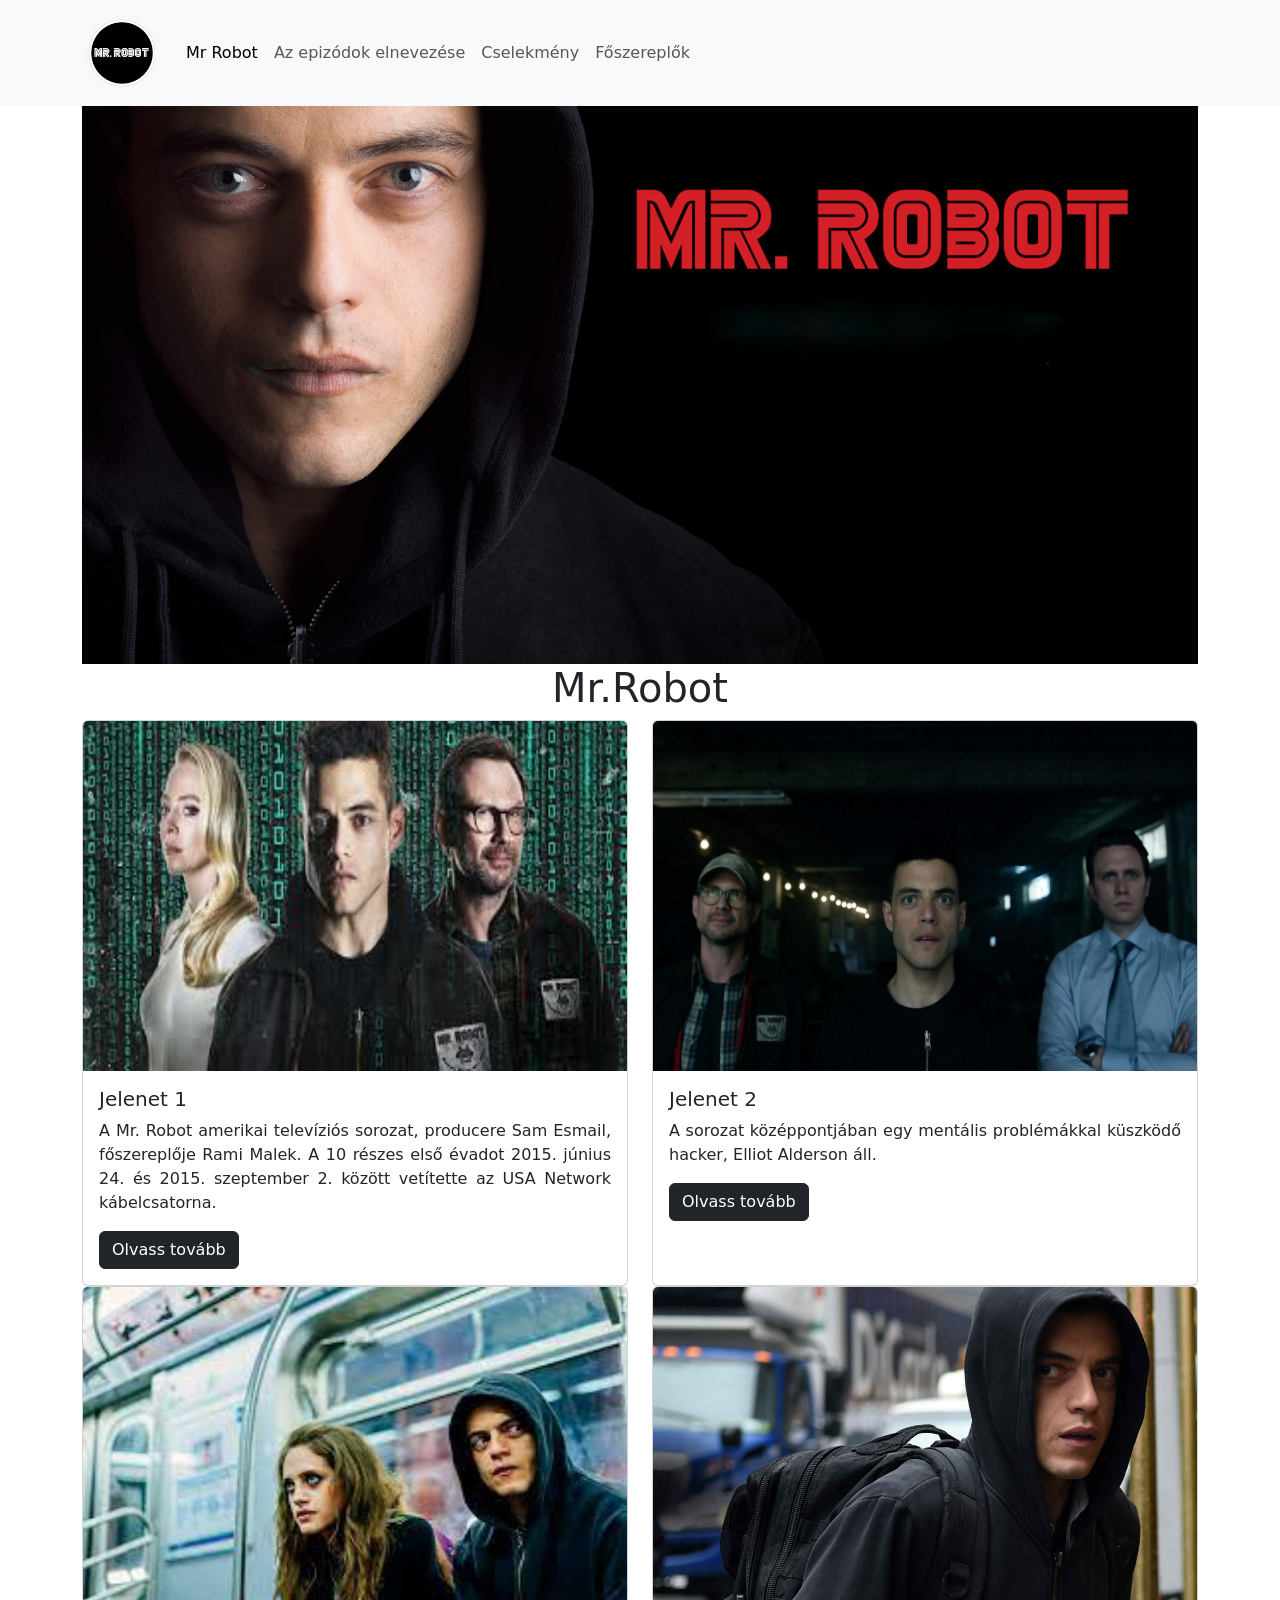
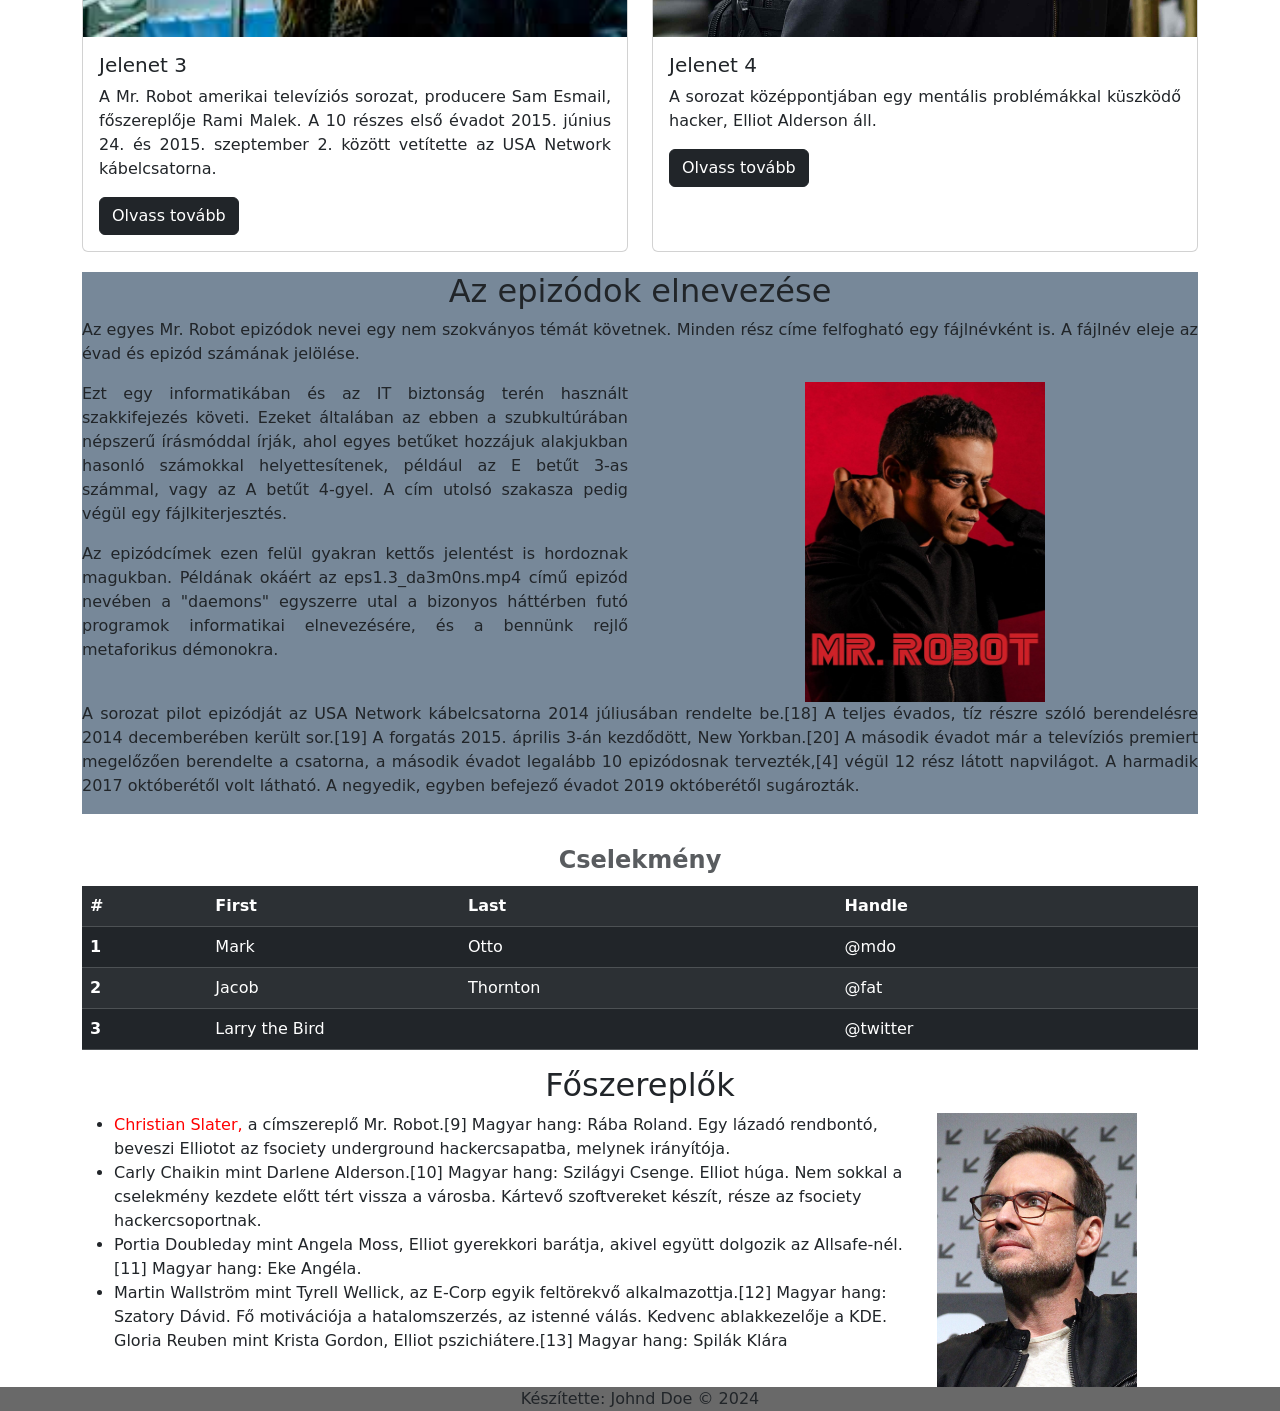
<file: Vizsga_html/MrRobot_html/index.html>
<!doctype html>
<html lang="hu">

<head>

  <meta charset="utf-8">
  <meta name="viewport" content="width=device-width, initial-scale=1">
  <link href="https://cdn.jsdelivr.net/npm/bootstrap@5.0.2/dist/css/bootstrap.min.css" rel="stylesheet"
    integrity="sha384-EVSTQN3/azprG1Anm3QDgpJLIm9Nao0Yz1ztcQTwFspd3yD65VohhpuuCOmLASjC" crossorigin="anonymous">

  <title>Mr Robot</title>
  <link rel="stylesheet" href="style.css">
</head>

<body>
  <header>
    <nav class="navbar navbar-expand-lg navbar-light bg-light">
      <div class="container">
        <a class="navbar-brand" href="#"><img src="./kepek/logo.jpg" alt=""
            style="width: 80px; border-radius: 40px;"></a>
        <button class="navbar-toggler" type="button" data-bs-toggle="collapse" data-bs-target="#navbarSupportedContent"
          aria-controls="navbarSupportedContent" aria-expanded="false" aria-label="Toggle navigation">
          <span class="navbar-toggler-icon"></span>
        </button>
        <div class="collapse navbar-collapse" id="navbarSupportedContent">
          <ul class="navbar-nav me-auto mb-2 mb-lg-0">
            <li class="nav-item">
              <a class="nav-link active" aria-current="page" href="#robot">Mr Robot</a>
            </li>
            <li class="nav-item">
              <a class="nav-link" href="#elnevezes">Az epizódok elnevezése</a>
            </li>
            <li class="nav-item">
              <a class="nav-link" href="#cselekmeny">Cselekmény</a>
            </li>
            <li class="nav-item">
              <a class="nav-link" href="#szereplok">Főszereplők</a>
            </li>
          </ul>
        </div>
      </div>
    </nav>
    <div class="container">
      <img src="./kepek/kep1.jpg" alt="" class="img-fluid" style="width: 100%;">
    </div>
  </header>

  <main>
    <div class="container">
      <section id="robot">
        <h1>Mr.Robot</h1>
        <div class="row">
          <div class="col-lg-6">
            <div class="card h-100">
              <img src="./kepek/kep2.jpg" class="card-img-top card_kepek" alt="...">
              <div class="card-body">
                <h5 class="card-title">Jelenet 1</h5>
                <p class="card-text">A Mr. Robot amerikai televíziós sorozat, producere Sam Esmail, főszereplője Rami
                  Malek. A 10 részes első évadot 2015. június 24. és 2015. szeptember 2. között vetítette az USA Network
                  kábelcsatorna.</p>
                <a href="#" class="btn btn-dark">Olvass tovább</a>
              </div>
            </div>
          </div>
          <div class="col-lg-6">
            <div class="card h-100">
              <img src="./kepek/kep3.jpg" class="card-img-top  card_kepek" alt="..." class="">
              <div class="card-body">
                <h5 class="card-title">Jelenet 2</h5>
                <p class="card-text">A sorozat középpontjában egy mentális problémákkal küszködő hacker, Elliot Alderson
                  áll.</p>
                <a href="#" class="btn btn-dark">Olvass tovább</a>
              </div>
            </div>

          </div>
        </div>
        <div class="row">
          <div class="col-lg-6">
            <div class="card h-100">
              <img src="./kepek/kep4.jpg" class="card-img-top card_kepek" alt="..." class="card_kepek">
              <div class="card-body">
                <h5 class="card-title">Jelenet 3</h5>
                <p class="card-text">A Mr. Robot amerikai televíziós sorozat, producere Sam Esmail, főszereplője Rami
                  Malek. A 10 részes első évadot 2015. június 24. és 2015. szeptember 2. között vetítette az USA Network
                  kábelcsatorna.</p>
                <a href="#" class="btn btn-dark">Olvass tovább</a>
              </div>
            </div>
          </div>
          <div class="col-lg-6">
            <div class="card h-100">
              <img src="./kepek/kep5.jpg" class="card-img-top  card_kepek" alt="..." class="">
              <div class="card-body">
                <h5 class="card-title">Jelenet 4</h5>
                <p class="card-text">A sorozat középpontjában egy mentális problémákkal küszködő hacker, Elliot Alderson
                  áll.</p>
                <a href="#" class="btn btn-dark">Olvass tovább</a>
              </div>
            </div>
          </div>
        </div>
      </section>

      <section class="epizodok" id="elnevezes">
        <h2>Az epizódok elnevezése</h2>
        <div class="row">
          <div class="col">
            <p>Az egyes Mr. Robot epizódok nevei egy nem szokványos témát követnek. Minden rész címe felfogható egy
              fájlnévként is. A fájlnév eleje az évad és epizód számának jelölése.</p>
          </div>
        </div>
        <div class="row">
          <div class="col">

            <p>Ezt egy informatikában és az IT biztonság terén használt szakkifejezés követi. Ezeket általában az ebben
              a szubkultúrában népszerű írásmóddal írják, ahol egyes betűket hozzájuk alakjukban hasonló számokkal
              helyettesítenek, például az E betűt 3-as számmal, vagy az A betűt 4-gyel. A cím utolsó szakasza pedig
              végül egy fájlkiterjesztés. </p>
            <p>Az epizódcímek ezen felül gyakran kettős jelentést is hordoznak magukban. Példának okáért az
              eps1.3_da3m0ns.mp4 című epizód nevében a "daemons" egyszerre utal a bizonyos háttérben futó programok
              informatikai elnevezésére, és a bennünk rejlő metaforikus démonokra.</p>
          </div>
          <div class="col kep_epizod">
            <img src="./kepek/kep6.jpg" alt="" class="epizod_kep">
          </div>
        </div>
        <div class="row">
          <div class="col">
            <p>A sorozat pilot epizódját az USA Network kábelcsatorna 2014 júliusában rendelte be.[18] A teljes évados,
              tíz részre szóló berendelésre 2014 decemberében került sor.[19] A forgatás 2015. április 3-án kezdődött,
              New Yorkban.[20] A második évadot már a televíziós premiert megelőzően berendelte a csatorna, a második
              évadot legalább 10 epizódosnak tervezték,[4] végül 12 rész látott napvilágot. A harmadik 2017 októberétől
              volt látható. A negyedik, egyben befejező évadot 2019 októberétől sugározták.</p>
          </div>
        </div>
      </section>

      <section id="cselekmeny">
        <table class="table table-dark table-striped">
          <caption>Cselekmény</caption>
          <tr>
            <th scope="col">#</th>
            <th scope="col">First</th>
            <th scope="col">Last</th>
            <th scope="col">Handle</th>
          </tr>

          <tr>
            <th scope="row">1</th>
            <td>Mark</td>
            <td>Otto</td>
            <td>@mdo</td>
          </tr>
          <tr>
            <th scope="row">2</th>
            <td>Jacob</td>
            <td>Thornton</td>
            <td>@fat</td>
          </tr>
          <tr>
            <th scope="row">3</th>
            <td colspan="2">Larry the Bird</td>
            <td>@twitter</td>
          </tr>
        </table>
      </section>

      <section id="szereplok">
        <h2>Főszereplők</h2>
        <div class="row">
          <div class="col-lg-9">
            <ul>
              <li><a href="https://hu.wikipedia.org/wiki/Christian_Slater" class="hivatkozas">Christian Slater,</a> a
                címszereplő Mr.
                Robot.[9] Magyar hang: Rába Roland. Egy lázadó rendbontó, beveszi
                Elliotot az fsociety underground hackercsapatba, melynek irányítója.</li>
              <li>Carly Chaikin mint Darlene Alderson.[10] Magyar hang: Szilágyi Csenge. Elliot húga. Nem sokkal a
                cselekmény kezdete előtt tért vissza a városba. Kártevő szoftvereket készít, része az fsociety
                hackercsoportnak.</li>
              <li>Portia Doubleday mint Angela Moss, Elliot gyerekkori barátja, akivel együtt dolgozik az
                Allsafe-nél.[11] Magyar hang: Eke Angéla.</li>
              <li>Martin Wallström mint Tyrell Wellick, az E-Corp egyik feltörekvő alkalmazottja.[12] Magyar hang:
                Szatory Dávid. Fő motivációja a hatalomszerzés, az istenné válás. Kedvenc ablakkezelője a KDE.
                Gloria Reuben mint Krista Gordon, Elliot pszichiátere.[13] Magyar hang: Spilák Klára</li>
            </ul>
          </div>
          <div class="col-lg-3">
            <img src="./kepek/kep7.jpg" alt="" class="szereplo">
          </div>
        </div>
      </section>

    </div>
  </main>
  <footer>
    <div class="container">
      Készítette: Johnd Doe &copy; 2024
    </div>

  </footer>

  <script src="https://cdn.jsdelivr.net/npm/bootstrap@5.0.2/dist/js/bootstrap.bundle.min.js"
    integrity="sha384-MrcW6ZMFYlzcLA8Nl+NtUVF0sA7MsXsP1UyJoMp4YLEuNSfAP+JcXn/tWtIaxVXM"
    crossorigin="anonymous"></script>
</body>


</html>
</file>
<file: Vizsga_html/Bitcoin_Nagy_Ákos/style.css>
* {
    color: whitesmoke
}


body {
    background: url(kepek/background.jpg);
    background-repeat: no-repeat;
    background-size: cover;
}


.kep {
    width: 450px;
    border: 4px solid rgb(57, 207, 207);
}

h1, h2 {
    text-align: center;
    color: white;
}

sub {
    font-size: 12px;

}

p {
    text-align: center;
    text-align: justify;
}

.wiki {
    text-decoration: none;
    color: yellow;
}

.reszek {
    background-color: rgba(57, 207, 207, 0.6);
    padding: 10px;
    margin-top: 20px;
}

.miaz {
    background-color: rgba(206, 238, 23, 0.6);
    padding: 10px;
    margin-top: 20px;
}

.szoftver {
    text-align: center;
    margin: auto;
    margin-top: 50px;
    width: 500px;
}

footer {
    text-align: center;
    background-color: black;

}
</file>
<file: Vizsga_html/Hajtómű_html/style.css>
body {
    background: url(kepek/hatterkep.jpg);
    background-repeat: no-repeat;
    background-size: cover;
    color: white;
}

section {
    background-color: rgba(104, 95, 95, 0.5);
    padding: 10px;
    margin-top: 20px
}

p {
    text-align: justify;
}

#felhasznalas_kep {
    width: 350px;
    box-shadow: 10px 10px rgba(0, 0, 255, 0.5);
}

h1,h2 {
    text-align: center;
}

figure {
    text-align: center;
}

figcaption {
    text-align: center;
}

caption {
    white-space: nowrap;
    caption-side: top;
    color: white;
    font-size: x-large;
}

#hajtomukep {
    width: 300px;
}

.hajtomu {
    display: flex;
    align-items: center;
    flex-wrap: wrap;
}

footer {
    text-align: center;
}
</file>
<file: Vizsga_html/Kave_Nagy_Ákos/style.css>
h1,h2{
    text-align: center;
}
caption{
    caption-side: top;
}
section .table{
    width: 400px;
    margin: auto;
    text-align: center;
}

.kultura{
    width: 400px;
}

.hogyan{
    background-color: #ffe5b4;
    

}

p{
    text-align: justify;
}

.latte{
    width: 250px;
}

.hivatkozas{
    text-decoration: none;
    color: #6b4226;
    font-weight: bold;
}

footer{
    background-color: black;
    color: white;
    text-align: center;
}

.kep1{
    width: 340px;
    height: 445px;
    margin: auto;
}

.kep2{
    height: 400px;
}

.img-fluid{
    width: 1300px;
}
</file>
<file: Vizsga_html/Kutya_html/style.css>
body {
    background-image: url(./kepek/cover.jpg);
    background-repeat: no-repeat;
    background-size: cover;
    color: white;
}

section {
    background-color: rgba(237, 233, 253, 0.5);
    border-radius: 20px;
    padding: 10px;
    margin-top: 20px;
}

.kutya_kep {
    width: 350px;
    box-shadow: 0 4px 8px 4px rgba(0, 0, 0, 0.5);
}

figure {
    text-align: center;
}

h1,
h2 {
    text-align: center;
}

p {
    text-align: justify;
}

.hivatkozas {
    color: darkblue;
    text-decoration: none;
}

.meret_kep {
    width: 200px;
}

.kep_meret {
    text-align: center;
}

caption {
    caption-side: top;
    text-align: center;
    font-size: 20px;
}

footer {
    background-color: black;
    text-align: center;
    padding: 5px;
    margin-top: 20px;

}
</file>
<file: Vizsga_html/MrRobot_html/style.css>
.card_kepek {
    height: 350px;

}

.epizod_kep {
    width: 240px;
    height: 320px;
}

.kep_epizod {
    text-align: center;
}

.epizodok {
    background-color: lightslategrey;
    margin: 20px 0 20px 0;
}

h1,
h2 {
    text-align: center;
}

p {
    text-align: justify;
}

caption {
    caption-side: top;
    text-align: center;
    font-size: 24px;
    font-weight: bold;
}

.szereplo {
    width: 200px;
}

.hivatkozas {
    text-decoration: none;
    color: red;

}

footer {
    background-color: dimgray;
    text-align: center;
    padding: 5;
}
</file>
